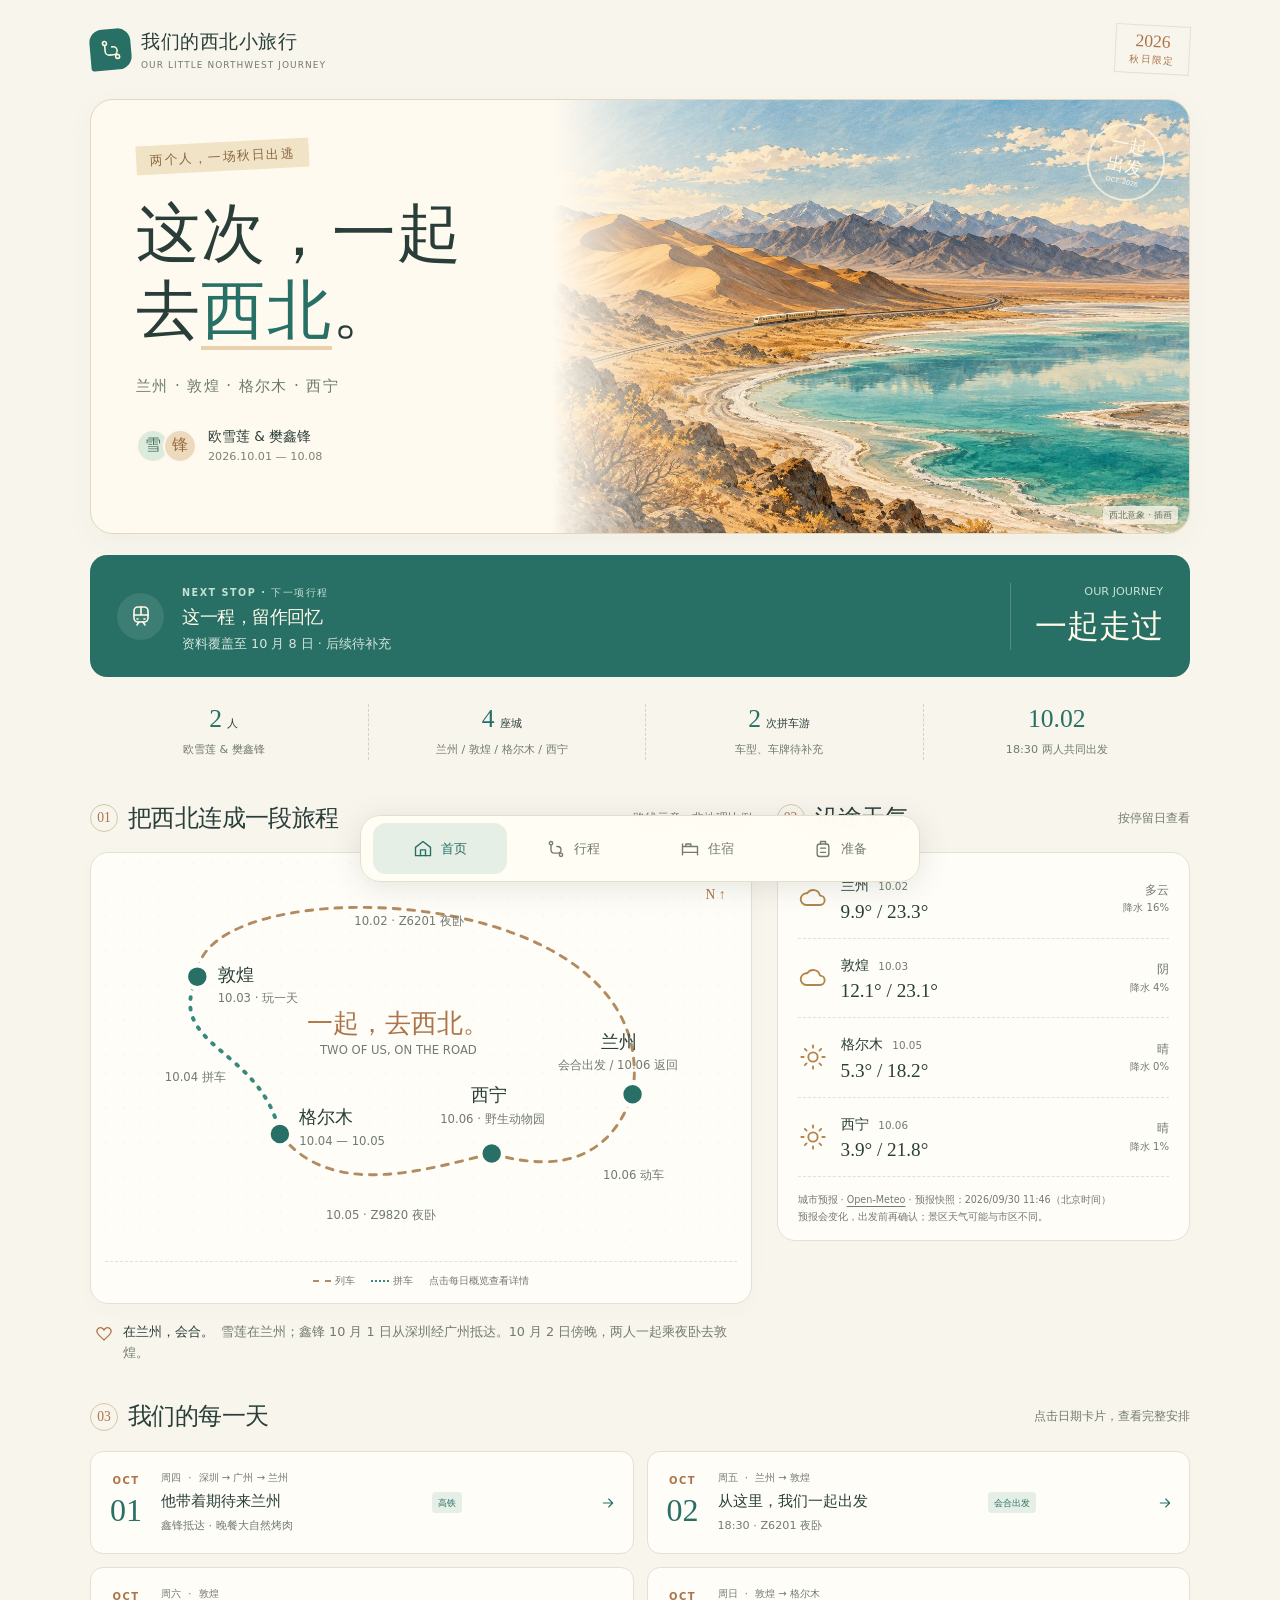
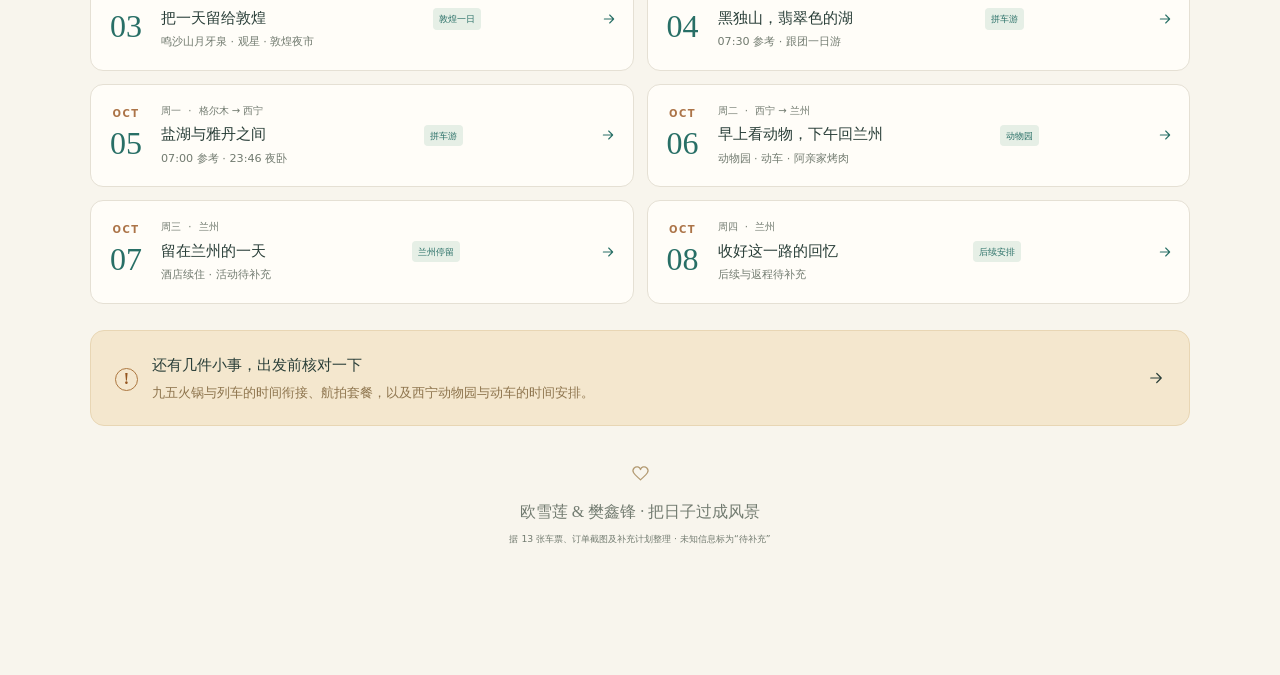
<file: index.html>
<!doctype html><html lang="zh-CN"><head><meta charset="utf-8"><meta name="viewport" content="width=device-width,initial-scale=1,viewport-fit=cover"><meta name="theme-color" content="#fcf8f0"><meta name="description" content="欧雪莲与樊鑫锋的2026国庆西北旅行手册：兰州会合，敦煌、格尔木、西宁，列车、酒店、天气与每日安排。"><meta name="robots" content="noindex,nofollow"><title>首页 · 我们的西北小旅行</title><link rel="icon" href="./favicon.svg" type="image/svg+xml"><link rel="stylesheet" href="./styles.css"><link rel="stylesheet" href="./redesign.css"><script defer src="./weather-data.js"></script><script defer src="./journal.js"></script></head><body><a class="skip" href="#main">跳至正文</a><header class="site-header"><a class="brand" href="./index.html"><span class="brand-mark"><svg class="icon" viewBox="0 0 24 24" aria-hidden="true"><circle cx="6" cy="5" r="2"/><circle cx="18" cy="19" r="2"/><path d="M6 7v6a4 4 0 0 0 4 4h4a4 4 0 0 0 0-8h-1"/></svg></span><span>我们的西北小旅行<small>OUR LITTLE NORTHWEST JOURNEY</small></span></a><span class="edition">2026<span>秋日限定</span></span></header><main id="main"><section class="hero"><div class="hero-copy"><span class="hero-kicker">两个人，一场秋日出逃</span><h1>这次，一起<br>去<span>西北</span>。</h1><p class="hero-route">兰州 · 敦煌 · 格尔木 · 西宁</p><div class="travelers"><span>雪</span><span>锋</span><p>欧雪莲 & 樊鑫锋<small>2026.10.01 — 10.08</small></p></div></div><figure class="hero-art"><img src="./northwest-illustration.jpg" alt="沙丘、湖泊与列车的西北意象插画" width="1536" height="1024"><figcaption>西北意象 · 插画</figcaption></figure><span class="hero-stamp">一起<br>出发<small>OCT. 2026</small></span></section>
<section class="next-card" aria-label="下一项行程"><span class="next-icon"><svg class="icon" viewBox="0 0 24 24" aria-hidden="true"><rect x="5" y="3" width="14" height="15" rx="4"/><path d="M5 11h14M12 3v8M8 21l2-3m6 3-2-3M8 15h1m6 0h1"/></svg></span><div><span class="eyebrow" id="next-label">NEXT STOP · 下一项行程</span><h2 id="next-title">樊鑫锋从深圳北出发</h2><p id="next-detail">10.01 07:16 · G6256 · 深圳北至广州南</p></div><div class="countdown" id="countdown"><small>距离出发</small><strong>计算中</strong></div></section>
<div class="facts"><div><strong>2<small>人</small></strong><span>欧雪莲 & 樊鑫锋</span></div><div><strong>4<small>座城</small></strong><span>兰州 / 敦煌 / 格尔木 / 西宁</span></div><div><strong>2<small>次拼车游</small></strong><span>车型、车牌待补充</span></div><div><strong>10.02</strong><span>18:30 两人共同出发</span></div></div>
<div class="home-grid"><section class="section map-section"><div class="section-title"><div><span class="section-number">01</span><h2>把西北连成一段旅程</h2></div><span class="muted">路线示意 · 非地理比例</span></div><div class="map-paper"><svg class="journey-map" viewBox="0 0 650 410" role="img" aria-labelledby="map-title map-description"><title id="map-title">兰州、敦煌、格尔木、西宁旅行路线</title><desc id="map-description">10月2日从兰州坐夜卧到敦煌，4日拼车到格尔木，5日夜卧到西宁，6日返回兰州。路线为示意，不按地理比例。</desc><defs><pattern id="dots" width="18" height="18" patternUnits="userSpaceOnUse"><circle cx="1" cy="1" r=".65" fill="currentColor" opacity=".14"/></pattern></defs><rect width="650" height="410" rx="20" fill="url(#dots)"/><g fill="none" stroke-linecap="round"><path d="M543 239C578 13 92 5 95 118" stroke="#b38b60" stroke-width="3" stroke-dasharray="7 8"/><path d="M95 118C60 191 161 190 180 280" stroke="#37897e" stroke-width="4" stroke-dasharray="2 9"/><path d="M180 280C231 345 319 320 398 300" stroke="#b38b60" stroke-width="3" stroke-dasharray="7 8"/><path d="M398 300Q510 333 543 239" stroke="#b38b60" stroke-width="3" stroke-dasharray="7 8"/></g><g class="map-label" text-anchor="middle"><text x="313" y="65" class="map-caption">10.02 · Z6201 夜卧</text><text x="93" y="225" class="map-caption">10.04 拼车</text><text x="284" y="367" class="map-caption">10.05 · Z9820 夜卧</text><text x="544" y="326" class="map-caption">10.06 动车</text></g><g class="map-city"><circle cx="95" cy="118" r="12"/><circle cx="180" cy="280" r="12"/><circle cx="398" cy="300" r="12"/><circle cx="543" cy="239" r="12"/></g><g class="map-label"><text x="116" y="122">敦煌</text><text x="116" y="144" class="map-caption">10.03 · 玩一天</text><text x="200" y="269">格尔木</text><text x="200" y="291" class="map-caption">10.04 — 10.05</text><text x="377" y="246">西宁</text><text x="345" y="269" class="map-caption">10.06 · 野生动物园</text><text x="510" y="191">兰州</text><text x="466" y="213" class="map-caption">会合出发 / 10.06 返回</text></g><g class="map-label" text-anchor="middle"><text x="302" y="175" class="map-center">一起，去西北。</text><text x="302" y="198" class="map-caption">TWO OF US, ON THE ROAD</text></g><text x="618" y="38" class="map-north">N ↑</text></svg><div class="map-legend"><span><i></i>列车</span><span><i></i>拼车</span><span>点击每日概览查看详情</span></div></div><div class="meet-note"><svg class="icon" viewBox="0 0 24 24" aria-hidden="true"><path d="M20 5c-3-3-7-1-8 2-1-3-5-5-8-2-5 5 3 10 8 15 5-5 13-10 8-15Z"/></svg><p><strong>在兰州，会合。</strong>雪莲在兰州；鑫锋 10 月 1 日从深圳经广州抵达。10 月 2 日傍晚，两人一起乘夜卧去敦煌。</p></div></section><aside class="section weather-section"><div class="section-title"><div><span class="section-number">02</span><h2>沿途天气</h2></div><span class="muted">按停留日查看</span></div><div class="weather-panel"><div class="weather-item " data-weather-city="0" data-weather-date="2026-10-02"><span class="weather-symbol"><svg class="icon" viewBox="0 0 24 24" aria-hidden="true"><path d="M6 18a5 5 0 1 1 1-10 6 6 0 0 1 11 2 4 4 0 0 1 0 8Z"/></svg></span><div><span class="weather-place">兰州 <small>10.02</small></span><strong class="weather-temp">9.9° / 23.3°</strong></div><div class="weather-condition"><span>多云</span><small>降水 16%</small></div></div><div class="weather-item " data-weather-city="1" data-weather-date="2026-10-03"><span class="weather-symbol"><svg class="icon" viewBox="0 0 24 24" aria-hidden="true"><path d="M6 18a5 5 0 1 1 1-10 6 6 0 0 1 11 2 4 4 0 0 1 0 8Z"/></svg></span><div><span class="weather-place">敦煌 <small>10.03</small></span><strong class="weather-temp">12.1° / 23.1°</strong></div><div class="weather-condition"><span>阴</span><small>降水 4%</small></div></div><div class="weather-item " data-weather-city="2" data-weather-date="2026-10-05"><span class="weather-symbol"><svg class="icon" viewBox="0 0 24 24" aria-hidden="true"><circle cx="12" cy="12" r="4"/><path d="M12 2v2m0 16v2M2 12h2m16 0h2M5 5l1.5 1.5m11 11L19 19M5 19l1.5-1.5m11-11L19 5"/></svg></span><div><span class="weather-place">格尔木 <small>10.05</small></span><strong class="weather-temp">5.3° / 18.2°</strong></div><div class="weather-condition"><span>晴</span><small>降水 0%</small></div></div><div class="weather-item " data-weather-city="3" data-weather-date="2026-10-06"><span class="weather-symbol"><svg class="icon" viewBox="0 0 24 24" aria-hidden="true"><circle cx="12" cy="12" r="4"/><path d="M12 2v2m0 16v2M2 12h2m16 0h2M5 5l1.5 1.5m11 11L19 19M5 19l1.5-1.5m11-11L19 5"/></svg></span><div><span class="weather-place">西宁 <small>10.06</small></span><strong class="weather-temp">3.9° / 21.8°</strong></div><div class="weather-condition"><span>晴</span><small>降水 1%</small></div></div><p class="weather-source">城市预报 · <a href="https://open-meteo.com/" target="_blank" rel="noopener noreferrer">Open-Meteo</a> · <span data-weather-status>获取于 2026-09-30 11:46（北京时间）</span><br>预报会变化，出发前再确认；景区天气可能与市区不同。</p></div></aside></div>
<section class="section"><div class="section-title"><div><span class="section-number">03</span><h2>我们的每一天</h2></div><span class="muted">点击日期卡片，查看完整安排</span></div><div class="overview-grid"><a class="day-summary" href="./itinerary.html#day-01"><div class="day-num"><small>OCT</small><strong>01</strong></div><div class="day-copy"><span>周四 <i>·</i> 深圳 → 广州 → 兰州</span><h3>他带着期待来兰州</h3><p>鑫锋抵达 · 晚餐大自然烤肉</p></div><span class="day-tag">高铁</span><svg class="icon" viewBox="0 0 24 24" aria-hidden="true"><path d="M5 12h14m-6-6 6 6-6 6"/></svg></a><a class="day-summary" href="./itinerary.html#day-02"><div class="day-num"><small>OCT</small><strong>02</strong></div><div class="day-copy"><span>周五 <i>·</i> 兰州 → 敦煌</span><h3>从这里，我们一起出发</h3><p>18:30 · Z6201 夜卧</p></div><span class="day-tag">会合出发</span><svg class="icon" viewBox="0 0 24 24" aria-hidden="true"><path d="M5 12h14m-6-6 6 6-6 6"/></svg></a><a class="day-summary" href="./itinerary.html#day-03"><div class="day-num"><small>OCT</small><strong>03</strong></div><div class="day-copy"><span>周六 <i>·</i> 敦煌</span><h3>把一天留给敦煌</h3><p>鸣沙山月牙泉 · 观星 · 敦煌夜市</p></div><span class="day-tag">敦煌一日</span><svg class="icon" viewBox="0 0 24 24" aria-hidden="true"><path d="M5 12h14m-6-6 6 6-6 6"/></svg></a><a class="day-summary" href="./itinerary.html#day-04"><div class="day-num"><small>OCT</small><strong>04</strong></div><div class="day-copy"><span>周日 <i>·</i> 敦煌 → 格尔木</span><h3>黑独山，翡翠色的湖</h3><p>07:30 参考 · 跟团一日游</p></div><span class="day-tag">拼车游</span><svg class="icon" viewBox="0 0 24 24" aria-hidden="true"><path d="M5 12h14m-6-6 6 6-6 6"/></svg></a><a class="day-summary" href="./itinerary.html#day-05"><div class="day-num"><small>OCT</small><strong>05</strong></div><div class="day-copy"><span>周一 <i>·</i> 格尔木 → 西宁</span><h3>盐湖与雅丹之间</h3><p>07:00 参考 · 23:46 夜卧</p></div><span class="day-tag">拼车游</span><svg class="icon" viewBox="0 0 24 24" aria-hidden="true"><path d="M5 12h14m-6-6 6 6-6 6"/></svg></a><a class="day-summary" href="./itinerary.html#day-06"><div class="day-num"><small>OCT</small><strong>06</strong></div><div class="day-copy"><span>周二 <i>·</i> 西宁 → 兰州</span><h3>早上看动物，下午回兰州</h3><p>动物园 · 动车 · 阿亲家烤肉</p></div><span class="day-tag">动物园</span><svg class="icon" viewBox="0 0 24 24" aria-hidden="true"><path d="M5 12h14m-6-6 6 6-6 6"/></svg></a><a class="day-summary" href="./itinerary.html#day-07"><div class="day-num"><small>OCT</small><strong>07</strong></div><div class="day-copy"><span>周三 <i>·</i> 兰州</span><h3>留在兰州的一天</h3><p>酒店续住 · 活动待补充</p></div><span class="day-tag">兰州停留</span><svg class="icon" viewBox="0 0 24 24" aria-hidden="true"><path d="M5 12h14m-6-6 6 6-6 6"/></svg></a><a class="day-summary" href="./itinerary.html#day-08"><div class="day-num"><small>OCT</small><strong>08</strong></div><div class="day-copy"><span>周四 <i>·</i> 兰州</span><h3>收好这一路的回忆</h3><p>后续与返程待补充</p></div><span class="day-tag">后续安排</span><svg class="icon" viewBox="0 0 24 24" aria-hidden="true"><path d="M5 12h14m-6-6 6 6-6 6"/></svg></a></div></section><a class="reminder-banner" href="./prepare.html#confirm"><span class="notice-icon">!</span><div><strong>还有几件小事，出发前核对一下</strong><p>九五火锅与列车的时间衔接、航拍套餐，以及西宁动物园与动车的时间安排。</p></div><svg class="icon" viewBox="0 0 24 24" aria-hidden="true"><path d="M5 12h14m-6-6 6 6-6 6"/></svg></a></main><footer class="footer"><span class="footer-heart"><svg class="icon" viewBox="0 0 24 24" aria-hidden="true"><path d="M20 5c-3-3-7-1-8 2-1-3-5-5-8-2-5 5 3 10 8 15 5-5 13-10 8-15Z"/></svg></span><p>欧雪莲 & 樊鑫锋 · 把日子过成风景</p><small>据 13 张车票、订单截图及补充计划整理 · 未知信息标为“待补充”</small></footer><nav class="bottom-nav" aria-label="主导航"><a href="./index.html" aria-current="page"><svg class="icon" viewBox="0 0 24 24" aria-hidden="true"><path d="m3 10 9-7 9 7v10H3Z"/><path d="M9 20v-7h6v7"/></svg><span>首页</span></a><a href="./itinerary.html" ><svg class="icon" viewBox="0 0 24 24" aria-hidden="true"><circle cx="6" cy="5" r="2"/><circle cx="18" cy="19" r="2"/><path d="M6 7v6a4 4 0 0 0 4 4h4a4 4 0 0 0 0-8h-1"/></svg><span>行程</span></a><a href="./stays.html" ><svg class="icon" viewBox="0 0 24 24" aria-hidden="true"><path d="M3 19V6m18 13V9H3m0 7h18M7 9V6h6v3"/></svg><span>住宿</span></a><a href="./prepare.html" ><svg class="icon" viewBox="0 0 24 24" aria-hidden="true"><rect x="5" y="6" width="14" height="15" rx="3"/><path d="M9 6V3h6v3M9 11h6M9 16h6"/></svg><span>准备</span></a></nav></body></html>
</file>
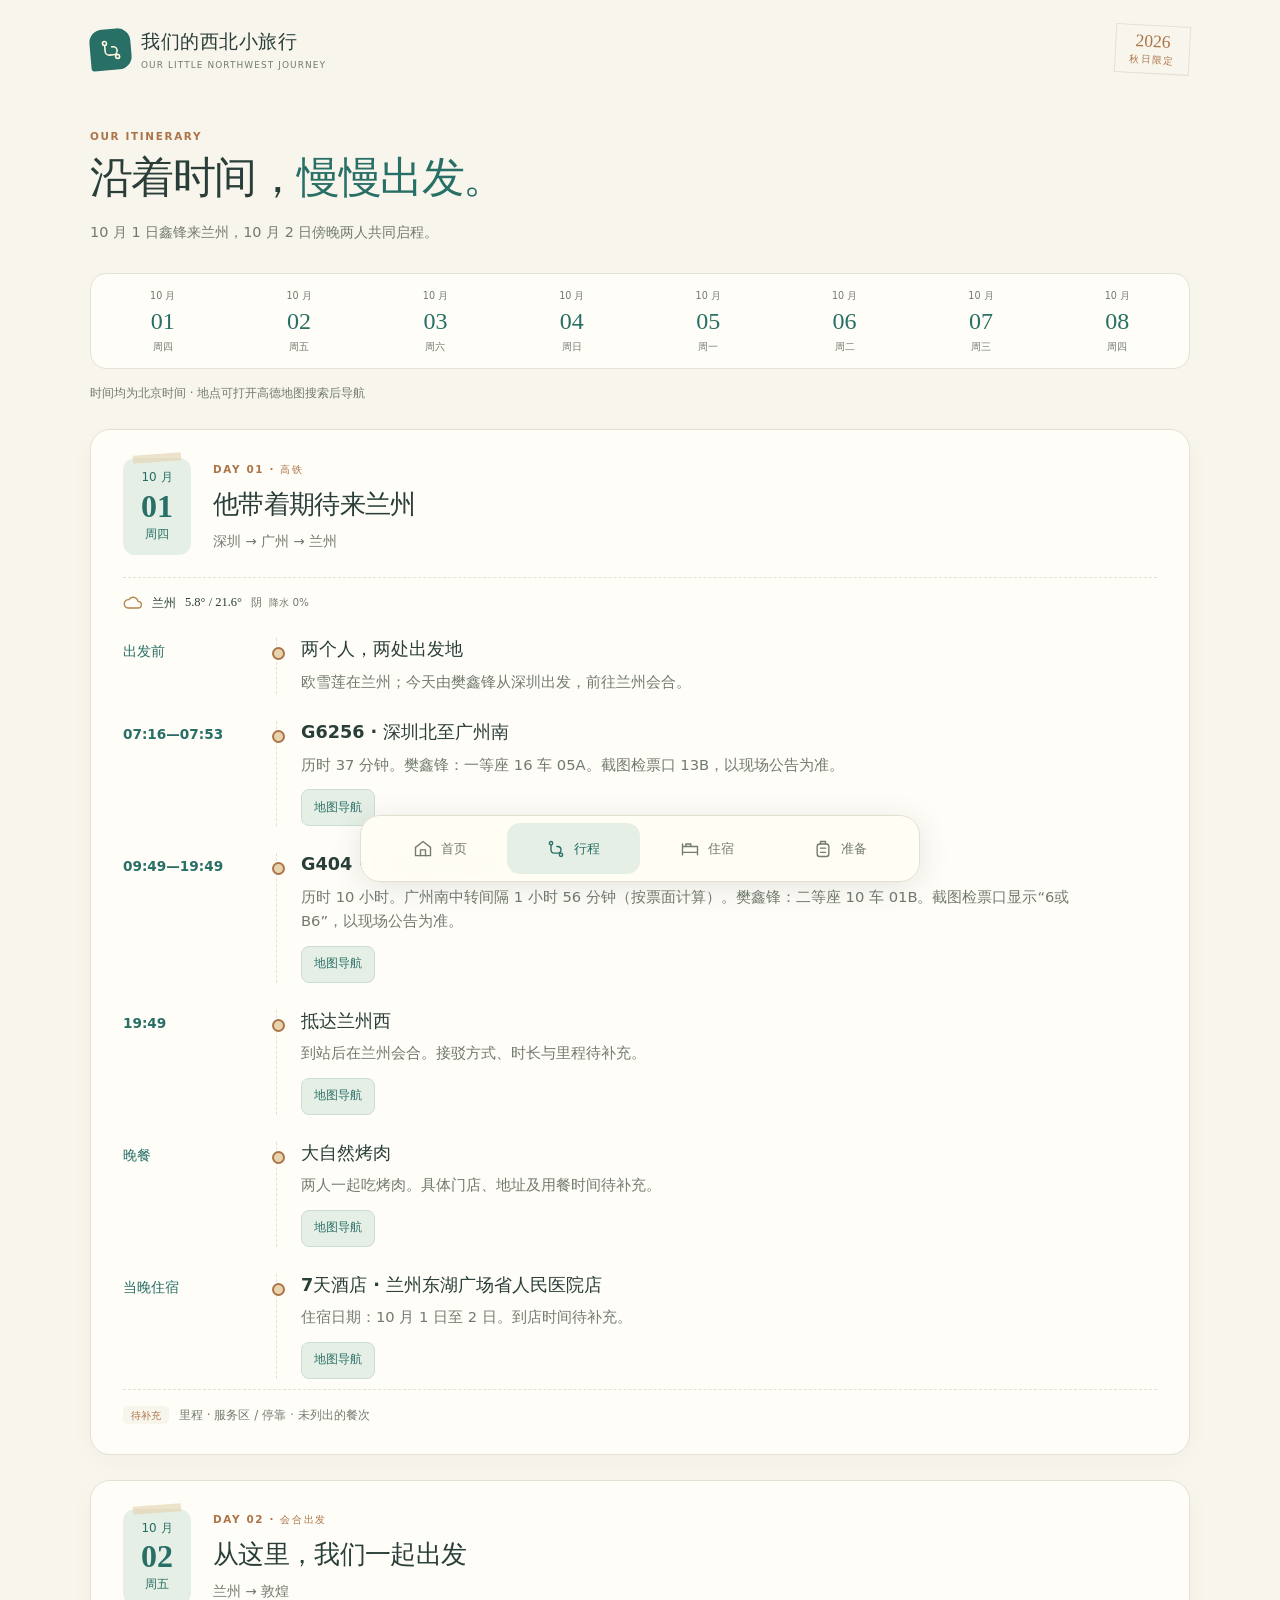
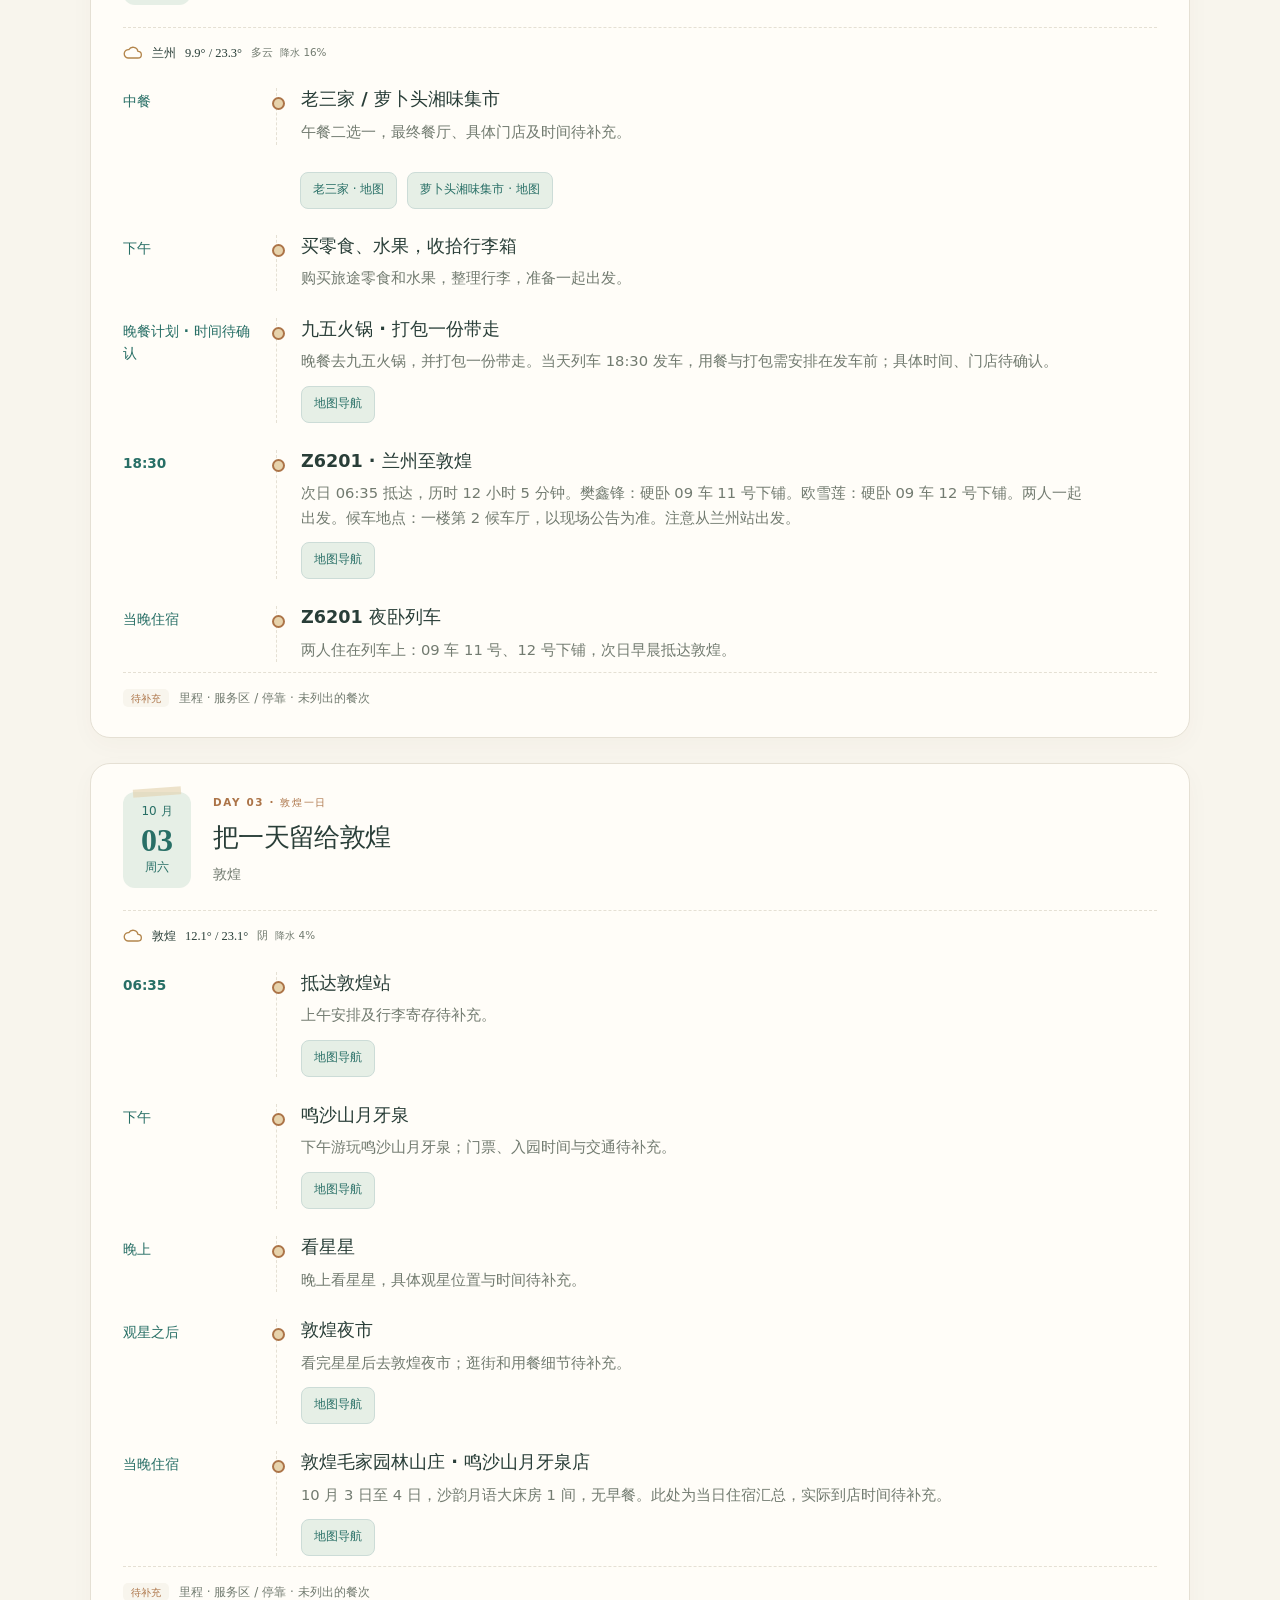
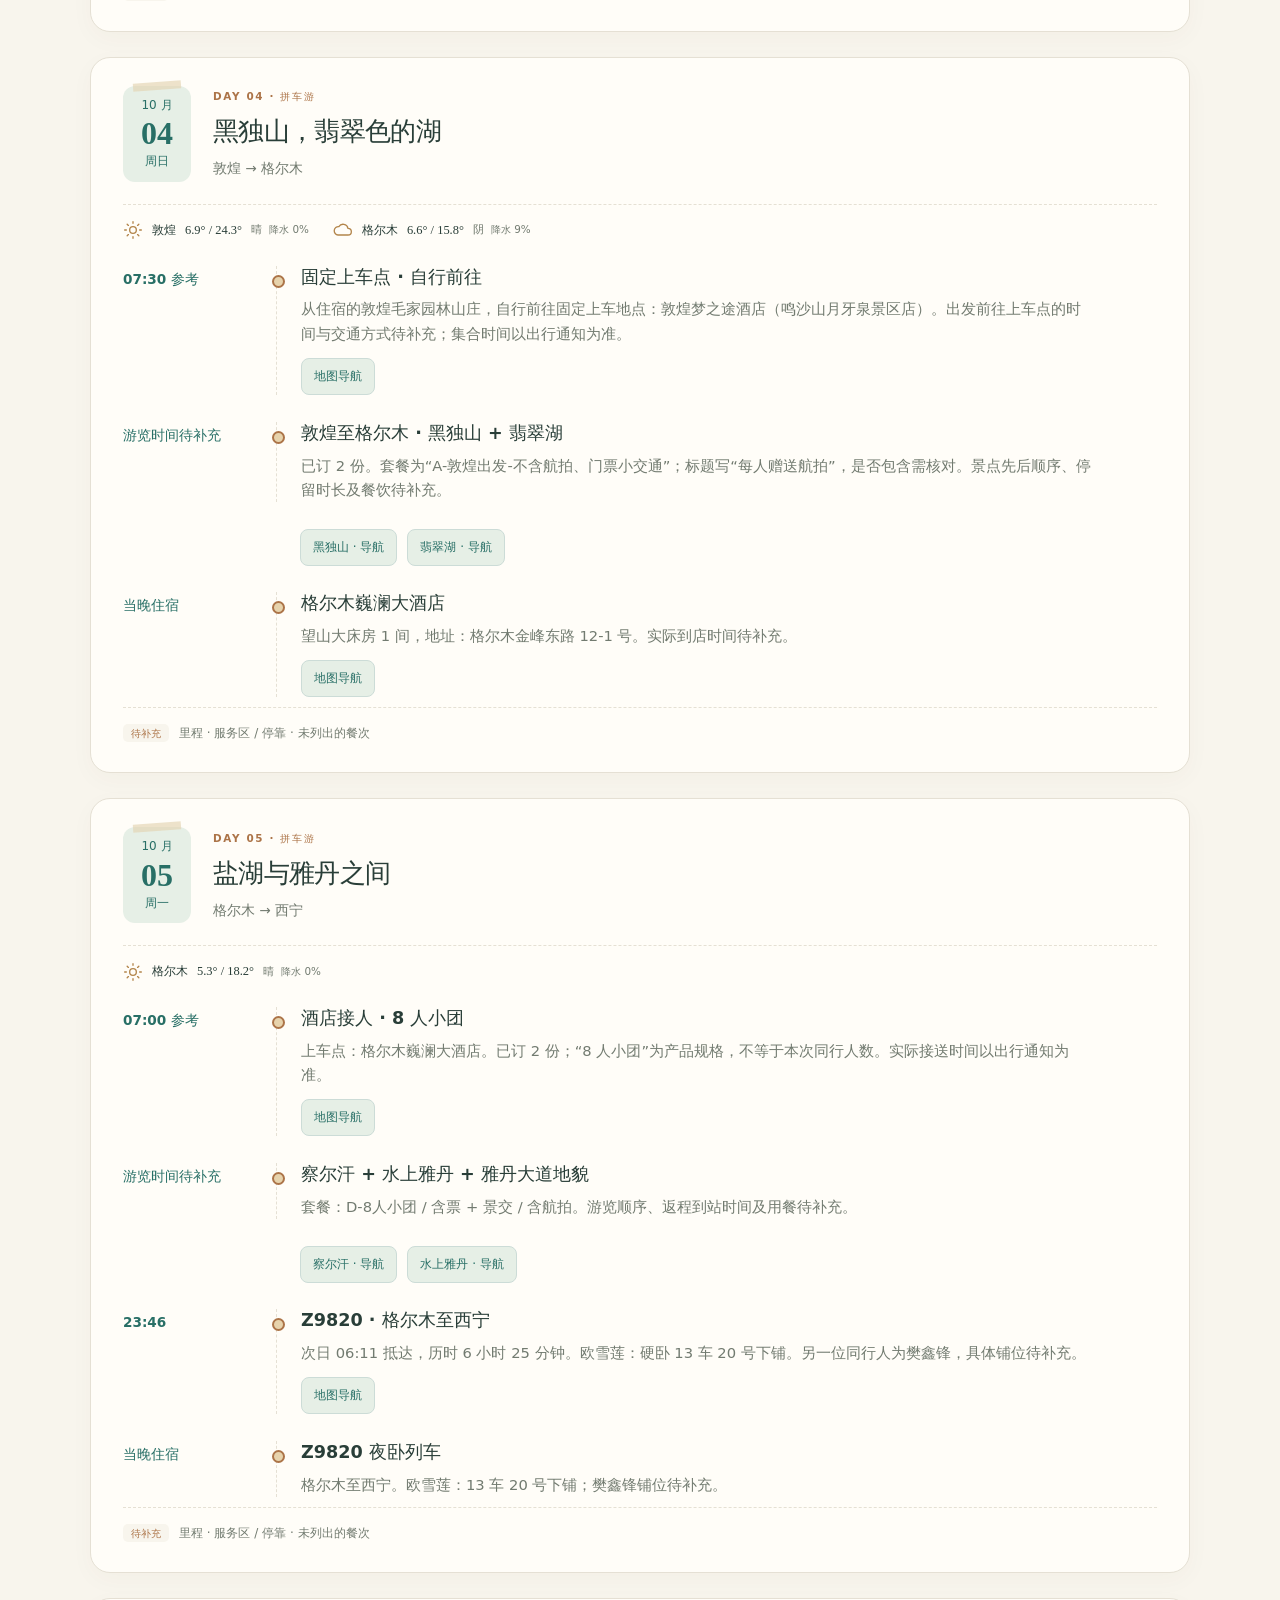
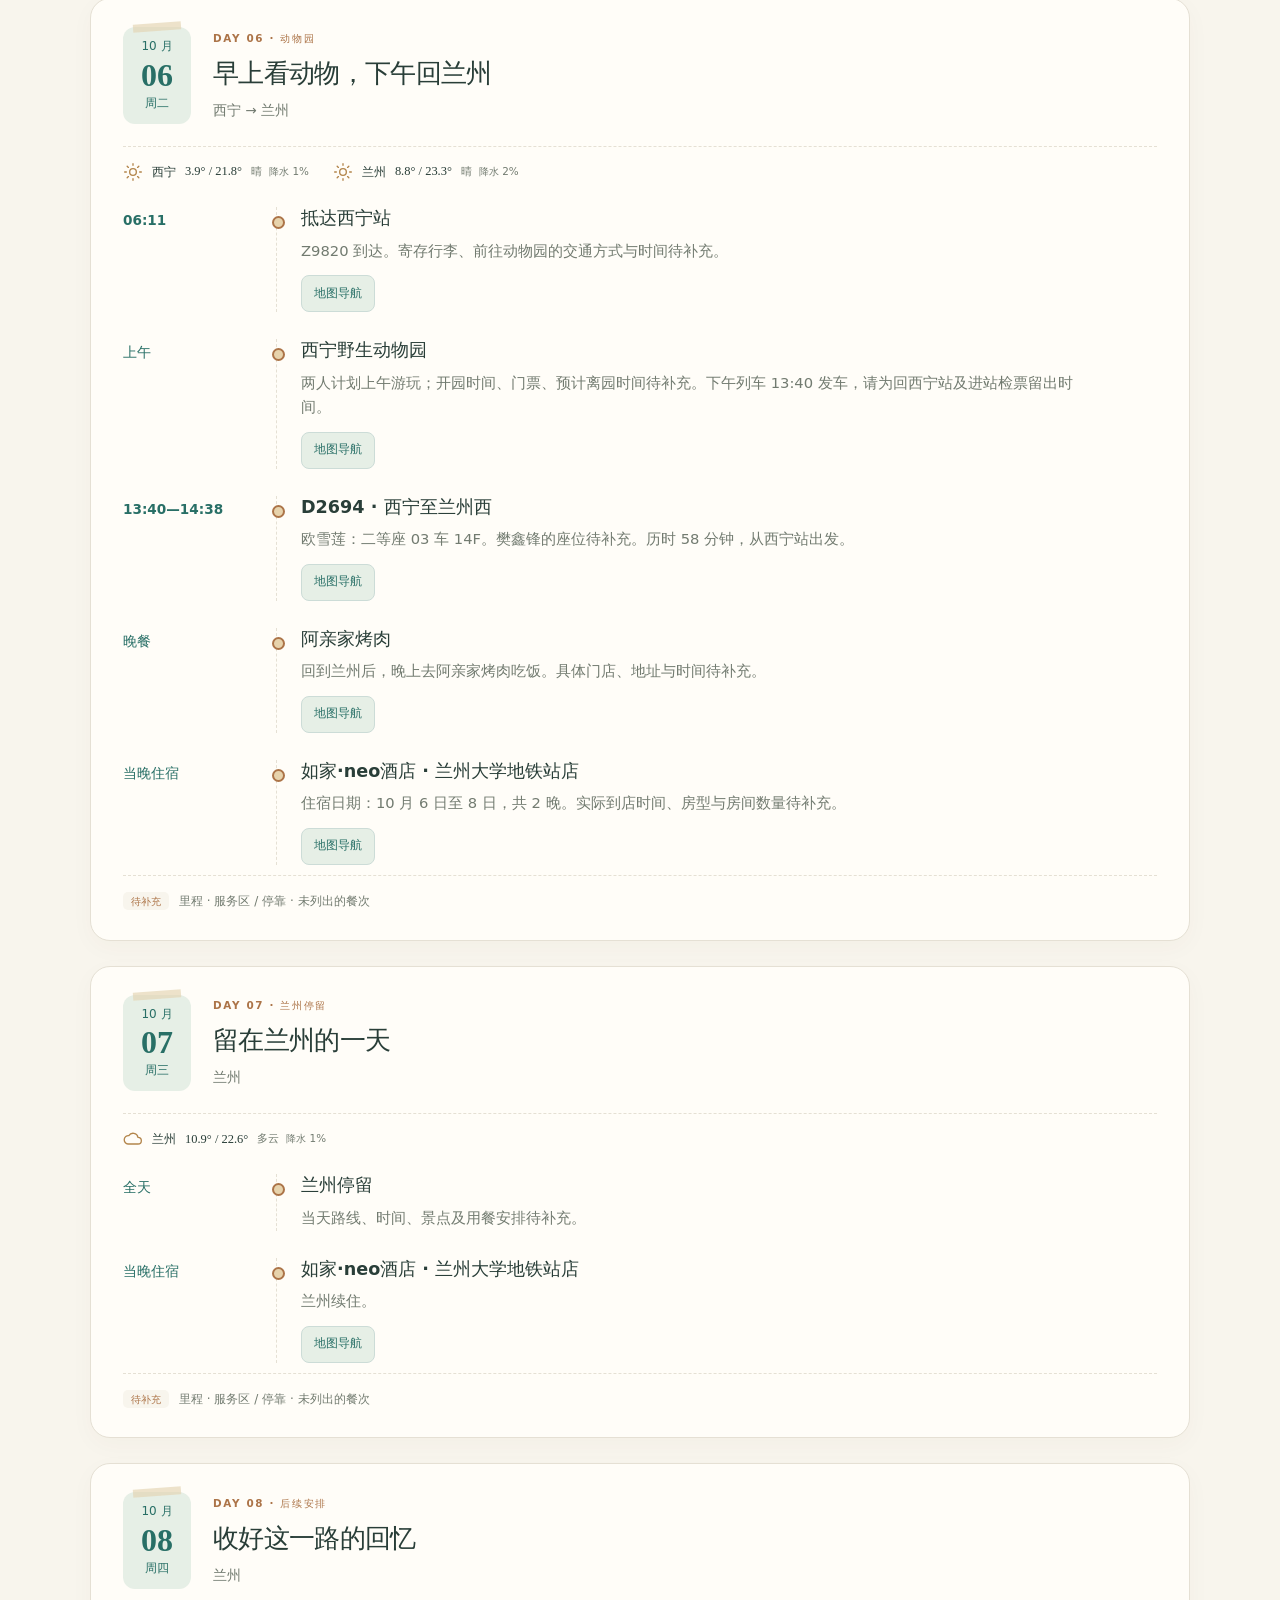
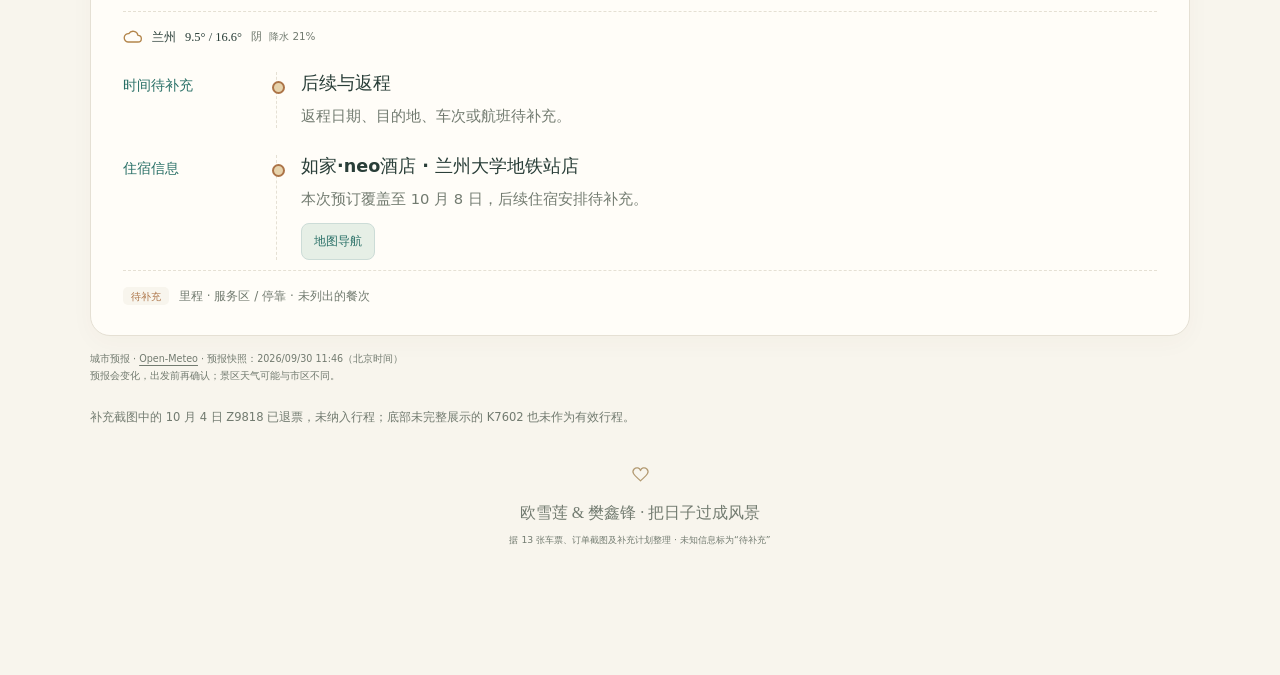
<file: itinerary.html>
<!doctype html><html lang="zh-CN"><head><meta charset="utf-8"><meta name="viewport" content="width=device-width,initial-scale=1,viewport-fit=cover"><meta name="theme-color" content="#fcf8f0"><meta name="description" content="欧雪莲与樊鑫锋的2026国庆西北旅行手册：兰州会合，敦煌、格尔木、西宁，列车、酒店、天气与每日安排。"><meta name="robots" content="noindex,nofollow"><title>行程 · 我们的西北小旅行</title><link rel="icon" href="./favicon.svg" type="image/svg+xml"><link rel="stylesheet" href="./styles.css"><link rel="stylesheet" href="./redesign.css"><script defer src="./weather-data.js"></script><script defer src="./journal.js"></script></head><body><a class="skip" href="#main">跳至正文</a><header class="site-header"><a class="brand" href="./index.html"><span class="brand-mark"><svg class="icon" viewBox="0 0 24 24" aria-hidden="true"><circle cx="6" cy="5" r="2"/><circle cx="18" cy="19" r="2"/><path d="M6 7v6a4 4 0 0 0 4 4h4a4 4 0 0 0 0-8h-1"/></svg></span><span>我们的西北小旅行<small>OUR LITTLE NORTHWEST JOURNEY</small></span></a><span class="edition">2026<span>秋日限定</span></span></header><main id="main"><div class="page-heading"><span class="eyebrow">OUR ITINERARY</span><h1>沿着时间，<em>慢慢出发。</em></h1><p>10 月 1 日鑫锋来兰州，10 月 2 日傍晚两人共同启程。</p></div><nav class="date-nav" aria-label="按日期跳转"><a href="#day-01"><small>10 月</small><strong>01</strong><span>周四</span></a><a href="#day-02"><small>10 月</small><strong>02</strong><span>周五</span></a><a href="#day-03"><small>10 月</small><strong>03</strong><span>周六</span></a><a href="#day-04"><small>10 月</small><strong>04</strong><span>周日</span></a><a href="#day-05"><small>10 月</small><strong>05</strong><span>周一</span></a><a href="#day-06"><small>10 月</small><strong>06</strong><span>周二</span></a><a href="#day-07"><small>10 月</small><strong>07</strong><span>周三</span></a><a href="#day-08"><small>10 月</small><strong>08</strong><span>周四</span></a></nav><p class="map-help">时间均为北京时间 · 地点可打开高德地图搜索后导航</p><article class="day-card" id="day-01"><header class="day-heading"><div class="date-tile"><small>10 月</small><strong>01</strong><span>周四</span></div><div><p class="eyebrow">DAY 01 · 高铁</p><h2>他带着期待来兰州</h2><p>深圳 → 广州 → 兰州</p></div></header><div class="day-weather"><div class="weather-item weather-inline" data-weather-city="0" data-weather-date="2026-10-01"><span class="weather-symbol"><svg class="icon" viewBox="0 0 24 24" aria-hidden="true"><path d="M6 18a5 5 0 1 1 1-10 6 6 0 0 1 11 2 4 4 0 0 1 0 8Z"/></svg></span><div><span class="weather-place">兰州 <small>10.01</small></span><strong class="weather-temp">5.8° / 21.6°</strong></div><div class="weather-condition"><span>阴</span><small>降水 0%</small></div></div></div><div class="timeline"><div class="event"><div class="event-time">出发前</div><div class="event-body"><h3>两个人，两处出发地</h3><p>欧雪莲在兰州；今天由樊鑫锋从深圳出发，前往兰州会合。</p></div></div><div class="event"><div class="event-time">07:16—07:53</div><div class="event-body"><h3>G6256 · 深圳北至广州南</h3><p>历时 37 分钟。樊鑫锋：一等座 16 车 05A。截图检票口 13B，以现场公告为准。</p><a class="map-link" href="https://uri.amap.com/search?keyword=%E6%B7%B1%E5%9C%B3%E5%8C%97%E7%AB%99&amp;view=map&amp;src=travelhandbook&amp;callnative=1" target="_blank" rel="noopener noreferrer" aria-label="在高德地图查找深圳北站">地图导航</a></div></div><div class="event"><div class="event-time">09:49—19:49</div><div class="event-body"><h3>G404 · 广州南至兰州西</h3><p>历时 10 小时。广州南中转间隔 1 小时 56 分钟（按票面计算）。樊鑫锋：二等座 10 车 01B。截图检票口显示“6或B6”，以现场公告为准。</p><a class="map-link" href="https://uri.amap.com/search?keyword=%E5%B9%BF%E5%B7%9E%E5%8D%97%E7%AB%99&amp;view=map&amp;src=travelhandbook&amp;callnative=1" target="_blank" rel="noopener noreferrer" aria-label="在高德地图查找广州南站">地图导航</a></div></div><div class="event"><div class="event-time">19:49</div><div class="event-body"><h3>抵达兰州西</h3><p>到站后在兰州会合。接驳方式、时长与里程待补充。</p><a class="map-link" href="https://uri.amap.com/search?keyword=%E5%85%B0%E5%B7%9E%E8%A5%BF%E7%AB%99&amp;view=map&amp;src=travelhandbook&amp;callnative=1" target="_blank" rel="noopener noreferrer" aria-label="在高德地图查找兰州西站">地图导航</a></div></div><div class="event"><div class="event-time">晚餐</div><div class="event-body"><h3>大自然烤肉</h3><p>两人一起吃烤肉。具体门店、地址及用餐时间待补充。</p><a class="map-link" href="https://uri.amap.com/search?keyword=%E5%85%B0%E5%B7%9E%20%E5%A4%A7%E8%87%AA%E7%84%B6%E7%83%A4%E8%82%89&amp;view=map&amp;src=travelhandbook&amp;callnative=1" target="_blank" rel="noopener noreferrer" aria-label="在高德地图查找兰州 大自然烤肉">地图导航</a></div></div><div class="event"><div class="event-time">当晚住宿</div><div class="event-body"><h3>7天酒店 · 兰州东湖广场省人民医院店</h3><p>住宿日期：10 月 1 日至 2 日。到店时间待补充。</p><a class="map-link" href="https://uri.amap.com/search?keyword=7%E5%A4%A9%E9%85%92%E5%BA%97%20%E5%85%B0%E5%B7%9E%E4%B8%9C%E6%B9%96%E5%B9%BF%E5%9C%BA%E7%9C%81%E4%BA%BA%E6%B0%91%E5%8C%BB%E9%99%A2%E5%BA%97&amp;view=map&amp;src=travelhandbook&amp;callnative=1" target="_blank" rel="noopener noreferrer" aria-label="在高德地图查找7天酒店 兰州东湖广场省人民医院店">地图导航</a></div></div></div><div class="day-meta"><span>待补充</span>里程 · 服务区 / 停靠 · 未列出的餐次</div></article><article class="day-card" id="day-02"><header class="day-heading"><div class="date-tile"><small>10 月</small><strong>02</strong><span>周五</span></div><div><p class="eyebrow">DAY 02 · 会合出发</p><h2>从这里，我们一起出发</h2><p>兰州 → 敦煌</p></div></header><div class="day-weather"><div class="weather-item weather-inline" data-weather-city="0" data-weather-date="2026-10-02"><span class="weather-symbol"><svg class="icon" viewBox="0 0 24 24" aria-hidden="true"><path d="M6 18a5 5 0 1 1 1-10 6 6 0 0 1 11 2 4 4 0 0 1 0 8Z"/></svg></span><div><span class="weather-place">兰州 <small>10.02</small></span><strong class="weather-temp">9.9° / 23.3°</strong></div><div class="weather-condition"><span>多云</span><small>降水 16%</small></div></div></div><div class="timeline"><div class="event"><div class="event-time">中餐</div><div class="event-body"><h3>老三家 / 萝卜头湘味集市</h3><p>午餐二选一，最终餐厅、具体门店及时间待补充。</p></div></div><div class="place-links"><a class="map-link" href="https://uri.amap.com/search?keyword=%E5%85%B0%E5%B7%9E%20%E8%80%81%E4%B8%89%E5%AE%B6&amp;view=map&amp;src=travelhandbook&amp;callnative=1" target="_blank" rel="noopener noreferrer" aria-label="在高德地图查找兰州 老三家">老三家 · 地图</a><a class="map-link" href="https://uri.amap.com/search?keyword=%E5%85%B0%E5%B7%9E%20%E8%90%9D%E5%8D%9C%E5%A4%B4%E6%B9%98%E5%91%B3%E9%9B%86%E5%B8%82&amp;view=map&amp;src=travelhandbook&amp;callnative=1" target="_blank" rel="noopener noreferrer" aria-label="在高德地图查找兰州 萝卜头湘味集市">萝卜头湘味集市 · 地图</a></div><div class="event"><div class="event-time">下午</div><div class="event-body"><h3>买零食、水果，收拾行李箱</h3><p>购买旅途零食和水果，整理行李，准备一起出发。</p></div></div><div class="event"><div class="event-time">晚餐计划 · 时间待确认</div><div class="event-body"><h3>九五火锅 · 打包一份带走</h3><p>晚餐去九五火锅，并打包一份带走。当天列车 18:30 发车，用餐与打包需安排在发车前；具体时间、门店待确认。</p><a class="map-link" href="https://uri.amap.com/search?keyword=%E5%85%B0%E5%B7%9E%20%E4%B9%9D%E4%BA%94%E7%81%AB%E9%94%85&amp;view=map&amp;src=travelhandbook&amp;callnative=1" target="_blank" rel="noopener noreferrer" aria-label="在高德地图查找兰州 九五火锅">地图导航</a></div></div><div class="event"><div class="event-time">18:30</div><div class="event-body"><h3>Z6201 · 兰州至敦煌</h3><p>次日 06:35 抵达，历时 12 小时 5 分钟。樊鑫锋：硬卧 09 车 11 号下铺。欧雪莲：硬卧 09 车 12 号下铺。两人一起出发。候车地点：一楼第 2 候车厅，以现场公告为准。注意从兰州站出发。</p><a class="map-link" href="https://uri.amap.com/search?keyword=%E5%85%B0%E5%B7%9E%E7%AB%99&amp;view=map&amp;src=travelhandbook&amp;callnative=1" target="_blank" rel="noopener noreferrer" aria-label="在高德地图查找兰州站">地图导航</a></div></div><div class="event"><div class="event-time">当晚住宿</div><div class="event-body"><h3>Z6201 夜卧列车</h3><p>两人住在列车上：09 车 11 号、12 号下铺，次日早晨抵达敦煌。</p></div></div></div><div class="day-meta"><span>待补充</span>里程 · 服务区 / 停靠 · 未列出的餐次</div></article><article class="day-card" id="day-03"><header class="day-heading"><div class="date-tile"><small>10 月</small><strong>03</strong><span>周六</span></div><div><p class="eyebrow">DAY 03 · 敦煌一日</p><h2>把一天留给敦煌</h2><p>敦煌</p></div></header><div class="day-weather"><div class="weather-item weather-inline" data-weather-city="1" data-weather-date="2026-10-03"><span class="weather-symbol"><svg class="icon" viewBox="0 0 24 24" aria-hidden="true"><path d="M6 18a5 5 0 1 1 1-10 6 6 0 0 1 11 2 4 4 0 0 1 0 8Z"/></svg></span><div><span class="weather-place">敦煌 <small>10.03</small></span><strong class="weather-temp">12.1° / 23.1°</strong></div><div class="weather-condition"><span>阴</span><small>降水 4%</small></div></div></div><div class="timeline"><div class="event"><div class="event-time">06:35</div><div class="event-body"><h3>抵达敦煌站</h3><p>上午安排及行李寄存待补充。</p><a class="map-link" href="https://uri.amap.com/search?keyword=%E6%95%A6%E7%85%8C%E7%AB%99&amp;view=map&amp;src=travelhandbook&amp;callnative=1" target="_blank" rel="noopener noreferrer" aria-label="在高德地图查找敦煌站">地图导航</a></div></div><div class="event"><div class="event-time">下午</div><div class="event-body"><h3>鸣沙山月牙泉</h3><p>下午游玩鸣沙山月牙泉；门票、入园时间与交通待补充。</p><a class="map-link" href="https://uri.amap.com/search?keyword=%E6%95%A6%E7%85%8C%20%E9%B8%A3%E6%B2%99%E5%B1%B1%E6%9C%88%E7%89%99%E6%B3%89&amp;view=map&amp;src=travelhandbook&amp;callnative=1" target="_blank" rel="noopener noreferrer" aria-label="在高德地图查找敦煌 鸣沙山月牙泉">地图导航</a></div></div><div class="event"><div class="event-time">晚上</div><div class="event-body"><h3>看星星</h3><p>晚上看星星，具体观星位置与时间待补充。</p></div></div><div class="event"><div class="event-time">观星之后</div><div class="event-body"><h3>敦煌夜市</h3><p>看完星星后去敦煌夜市；逛街和用餐细节待补充。</p><a class="map-link" href="https://uri.amap.com/search?keyword=%E6%95%A6%E7%85%8C%E5%A4%9C%E5%B8%82&amp;view=map&amp;src=travelhandbook&amp;callnative=1" target="_blank" rel="noopener noreferrer" aria-label="在高德地图查找敦煌夜市">地图导航</a></div></div><div class="event"><div class="event-time">当晚住宿</div><div class="event-body"><h3>敦煌毛家园林山庄 · 鸣沙山月牙泉店</h3><p>10 月 3 日至 4 日，沙韵月语大床房 1 间，无早餐。此处为当日住宿汇总，实际到店时间待补充。</p><a class="map-link" href="https://uri.amap.com/search?keyword=%E6%95%A6%E7%85%8C%E6%AF%9B%E5%AE%B6%E5%9B%AD%E6%9E%97%E5%B1%B1%E5%BA%84%20%E9%B8%A3%E6%B2%99%E5%B1%B1%E6%9C%88%E7%89%99%E6%B3%89%E5%BA%97&amp;view=map&amp;src=travelhandbook&amp;callnative=1" target="_blank" rel="noopener noreferrer" aria-label="在高德地图查找敦煌毛家园林山庄 鸣沙山月牙泉店">地图导航</a></div></div></div><div class="day-meta"><span>待补充</span>里程 · 服务区 / 停靠 · 未列出的餐次</div></article><article class="day-card" id="day-04"><header class="day-heading"><div class="date-tile"><small>10 月</small><strong>04</strong><span>周日</span></div><div><p class="eyebrow">DAY 04 · 拼车游</p><h2>黑独山，翡翠色的湖</h2><p>敦煌 → 格尔木</p></div></header><div class="day-weather"><div class="weather-item weather-inline" data-weather-city="1" data-weather-date="2026-10-04"><span class="weather-symbol"><svg class="icon" viewBox="0 0 24 24" aria-hidden="true"><circle cx="12" cy="12" r="4"/><path d="M12 2v2m0 16v2M2 12h2m16 0h2M5 5l1.5 1.5m11 11L19 19M5 19l1.5-1.5m11-11L19 5"/></svg></span><div><span class="weather-place">敦煌 <small>10.04</small></span><strong class="weather-temp">6.9° / 24.3°</strong></div><div class="weather-condition"><span>晴</span><small>降水 0%</small></div></div><div class="weather-item weather-inline" data-weather-city="2" data-weather-date="2026-10-04"><span class="weather-symbol"><svg class="icon" viewBox="0 0 24 24" aria-hidden="true"><path d="M6 18a5 5 0 1 1 1-10 6 6 0 0 1 11 2 4 4 0 0 1 0 8Z"/></svg></span><div><span class="weather-place">格尔木 <small>10.04</small></span><strong class="weather-temp">6.6° / 15.8°</strong></div><div class="weather-condition"><span>阴</span><small>降水 9%</small></div></div></div><div class="timeline"><div class="event"><div class="event-time">07:30 参考</div><div class="event-body"><h3>固定上车点 · 自行前往</h3><p>从住宿的敦煌毛家园林山庄，自行前往固定上车地点：敦煌梦之途酒店（鸣沙山月牙泉景区店）。出发前往上车点的时间与交通方式待补充；集合时间以出行通知为准。</p><a class="map-link" href="https://uri.amap.com/search?keyword=%E6%95%A6%E7%85%8C%E6%A2%A6%E4%B9%8B%E9%80%94%E9%85%92%E5%BA%97%20%E9%B8%A3%E6%B2%99%E5%B1%B1%E6%9C%88%E7%89%99%E6%B3%89%E6%99%AF%E5%8C%BA%E5%BA%97&amp;view=map&amp;src=travelhandbook&amp;callnative=1" target="_blank" rel="noopener noreferrer" aria-label="在高德地图查找敦煌梦之途酒店 鸣沙山月牙泉景区店">地图导航</a></div></div><div class="event"><div class="event-time">游览时间待补充</div><div class="event-body"><h3>敦煌至格尔木 · 黑独山 + 翡翠湖</h3><p>已订 2 份。套餐为“A-敦煌出发-不含航拍、门票小交通”；标题写“每人赠送航拍”，是否包含需核对。景点先后顺序、停留时长及餐饮待补充。</p></div></div><div class="place-links"><a class="map-link" href="https://uri.amap.com/search?keyword=%E9%BB%91%E7%8B%AC%E5%B1%B1&amp;view=map&amp;src=travelhandbook&amp;callnative=1" target="_blank" rel="noopener noreferrer" aria-label="在高德地图查找黑独山">黑独山 · 导航</a><a class="map-link" href="https://uri.amap.com/search?keyword=%E7%BF%A1%E7%BF%A0%E6%B9%96&amp;view=map&amp;src=travelhandbook&amp;callnative=1" target="_blank" rel="noopener noreferrer" aria-label="在高德地图查找翡翠湖">翡翠湖 · 导航</a></div><div class="event"><div class="event-time">当晚住宿</div><div class="event-body"><h3>格尔木巍澜大酒店</h3><p>望山大床房 1 间，地址：格尔木金峰东路 12-1 号。实际到店时间待补充。</p><a class="map-link" href="https://uri.amap.com/search?keyword=%E6%A0%BC%E5%B0%94%E6%9C%A8%E5%B7%8D%E6%BE%9C%E5%A4%A7%E9%85%92%E5%BA%97&amp;view=map&amp;src=travelhandbook&amp;callnative=1" target="_blank" rel="noopener noreferrer" aria-label="在高德地图查找格尔木巍澜大酒店">地图导航</a></div></div></div><div class="day-meta"><span>待补充</span>里程 · 服务区 / 停靠 · 未列出的餐次</div></article><article class="day-card" id="day-05"><header class="day-heading"><div class="date-tile"><small>10 月</small><strong>05</strong><span>周一</span></div><div><p class="eyebrow">DAY 05 · 拼车游</p><h2>盐湖与雅丹之间</h2><p>格尔木 → 西宁</p></div></header><div class="day-weather"><div class="weather-item weather-inline" data-weather-city="2" data-weather-date="2026-10-05"><span class="weather-symbol"><svg class="icon" viewBox="0 0 24 24" aria-hidden="true"><circle cx="12" cy="12" r="4"/><path d="M12 2v2m0 16v2M2 12h2m16 0h2M5 5l1.5 1.5m11 11L19 19M5 19l1.5-1.5m11-11L19 5"/></svg></span><div><span class="weather-place">格尔木 <small>10.05</small></span><strong class="weather-temp">5.3° / 18.2°</strong></div><div class="weather-condition"><span>晴</span><small>降水 0%</small></div></div></div><div class="timeline"><div class="event"><div class="event-time">07:00 参考</div><div class="event-body"><h3>酒店接人 · 8 人小团</h3><p>上车点：格尔木巍澜大酒店。已订 2 份；“8 人小团”为产品规格，不等于本次同行人数。实际接送时间以出行通知为准。</p><a class="map-link" href="https://uri.amap.com/search?keyword=%E6%A0%BC%E5%B0%94%E6%9C%A8%E5%B7%8D%E6%BE%9C%E5%A4%A7%E9%85%92%E5%BA%97&amp;view=map&amp;src=travelhandbook&amp;callnative=1" target="_blank" rel="noopener noreferrer" aria-label="在高德地图查找格尔木巍澜大酒店">地图导航</a></div></div><div class="event"><div class="event-time">游览时间待补充</div><div class="event-body"><h3>察尔汗 + 水上雅丹 + 雅丹大道地貌</h3><p>套餐：D-8人小团 / 含票 + 景交 / 含航拍。游览顺序、返程到站时间及用餐待补充。</p></div></div><div class="place-links"><a class="map-link" href="https://uri.amap.com/search?keyword=%E5%AF%9F%E5%B0%94%E6%B1%97%E7%9B%90%E6%B9%96&amp;view=map&amp;src=travelhandbook&amp;callnative=1" target="_blank" rel="noopener noreferrer" aria-label="在高德地图查找察尔汗盐湖">察尔汗 · 导航</a><a class="map-link" href="https://uri.amap.com/search?keyword=%E6%B0%B4%E4%B8%8A%E9%9B%85%E4%B8%B9&amp;view=map&amp;src=travelhandbook&amp;callnative=1" target="_blank" rel="noopener noreferrer" aria-label="在高德地图查找水上雅丹">水上雅丹 · 导航</a></div><div class="event"><div class="event-time">23:46</div><div class="event-body"><h3>Z9820 · 格尔木至西宁</h3><p>次日 06:11 抵达，历时 6 小时 25 分钟。欧雪莲：硬卧 13 车 20 号下铺。另一位同行人为樊鑫锋，具体铺位待补充。</p><a class="map-link" href="https://uri.amap.com/search?keyword=%E6%A0%BC%E5%B0%94%E6%9C%A8%E7%AB%99&amp;view=map&amp;src=travelhandbook&amp;callnative=1" target="_blank" rel="noopener noreferrer" aria-label="在高德地图查找格尔木站">地图导航</a></div></div><div class="event"><div class="event-time">当晚住宿</div><div class="event-body"><h3>Z9820 夜卧列车</h3><p>格尔木至西宁。欧雪莲：13 车 20 号下铺；樊鑫锋铺位待补充。</p></div></div></div><div class="day-meta"><span>待补充</span>里程 · 服务区 / 停靠 · 未列出的餐次</div></article><article class="day-card" id="day-06"><header class="day-heading"><div class="date-tile"><small>10 月</small><strong>06</strong><span>周二</span></div><div><p class="eyebrow">DAY 06 · 动物园</p><h2>早上看动物，下午回兰州</h2><p>西宁 → 兰州</p></div></header><div class="day-weather"><div class="weather-item weather-inline" data-weather-city="3" data-weather-date="2026-10-06"><span class="weather-symbol"><svg class="icon" viewBox="0 0 24 24" aria-hidden="true"><circle cx="12" cy="12" r="4"/><path d="M12 2v2m0 16v2M2 12h2m16 0h2M5 5l1.5 1.5m11 11L19 19M5 19l1.5-1.5m11-11L19 5"/></svg></span><div><span class="weather-place">西宁 <small>10.06</small></span><strong class="weather-temp">3.9° / 21.8°</strong></div><div class="weather-condition"><span>晴</span><small>降水 1%</small></div></div><div class="weather-item weather-inline" data-weather-city="0" data-weather-date="2026-10-06"><span class="weather-symbol"><svg class="icon" viewBox="0 0 24 24" aria-hidden="true"><circle cx="12" cy="12" r="4"/><path d="M12 2v2m0 16v2M2 12h2m16 0h2M5 5l1.5 1.5m11 11L19 19M5 19l1.5-1.5m11-11L19 5"/></svg></span><div><span class="weather-place">兰州 <small>10.06</small></span><strong class="weather-temp">8.8° / 23.3°</strong></div><div class="weather-condition"><span>晴</span><small>降水 2%</small></div></div></div><div class="timeline"><div class="event"><div class="event-time">06:11</div><div class="event-body"><h3>抵达西宁站</h3><p>Z9820 到达。寄存行李、前往动物园的交通方式与时间待补充。</p><a class="map-link" href="https://uri.amap.com/search?keyword=%E8%A5%BF%E5%AE%81%E7%AB%99&amp;view=map&amp;src=travelhandbook&amp;callnative=1" target="_blank" rel="noopener noreferrer" aria-label="在高德地图查找西宁站">地图导航</a></div></div><div class="event"><div class="event-time">上午</div><div class="event-body"><h3>西宁野生动物园</h3><p>两人计划上午游玩；开园时间、门票、预计离园时间待补充。下午列车 13:40 发车，请为回西宁站及进站检票留出时间。</p><a class="map-link" href="https://uri.amap.com/search?keyword=%E8%A5%BF%E5%AE%81%E9%87%8E%E7%94%9F%E5%8A%A8%E7%89%A9%E5%9B%AD&amp;view=map&amp;src=travelhandbook&amp;callnative=1" target="_blank" rel="noopener noreferrer" aria-label="在高德地图查找西宁野生动物园">地图导航</a></div></div><div class="event"><div class="event-time">13:40—14:38</div><div class="event-body"><h3>D2694 · 西宁至兰州西</h3><p>欧雪莲：二等座 03 车 14F。樊鑫锋的座位待补充。历时 58 分钟，从西宁站出发。</p><a class="map-link" href="https://uri.amap.com/search?keyword=%E8%A5%BF%E5%AE%81%E7%AB%99&amp;view=map&amp;src=travelhandbook&amp;callnative=1" target="_blank" rel="noopener noreferrer" aria-label="在高德地图查找西宁站">地图导航</a></div></div><div class="event"><div class="event-time">晚餐</div><div class="event-body"><h3>阿亲家烤肉</h3><p>回到兰州后，晚上去阿亲家烤肉吃饭。具体门店、地址与时间待补充。</p><a class="map-link" href="https://uri.amap.com/search?keyword=%E5%85%B0%E5%B7%9E%20%E9%98%BF%E4%BA%B2%E5%AE%B6%E7%83%A4%E8%82%89&amp;view=map&amp;src=travelhandbook&amp;callnative=1" target="_blank" rel="noopener noreferrer" aria-label="在高德地图查找兰州 阿亲家烤肉">地图导航</a></div></div><div class="event"><div class="event-time">当晚住宿</div><div class="event-body"><h3>如家·neo酒店 · 兰州大学地铁站店</h3><p>住宿日期：10 月 6 日至 8 日，共 2 晚。实际到店时间、房型与房间数量待补充。</p><a class="map-link" href="https://uri.amap.com/search?keyword=%E5%A6%82%E5%AE%B6neo%E9%85%92%E5%BA%97%20%E5%85%B0%E5%B7%9E%E5%A4%A7%E5%AD%A6%E5%9C%B0%E9%93%81%E7%AB%99%E5%BA%97&amp;view=map&amp;src=travelhandbook&amp;callnative=1" target="_blank" rel="noopener noreferrer" aria-label="在高德地图查找如家neo酒店 兰州大学地铁站店">地图导航</a></div></div></div><div class="day-meta"><span>待补充</span>里程 · 服务区 / 停靠 · 未列出的餐次</div></article><article class="day-card" id="day-07"><header class="day-heading"><div class="date-tile"><small>10 月</small><strong>07</strong><span>周三</span></div><div><p class="eyebrow">DAY 07 · 兰州停留</p><h2>留在兰州的一天</h2><p>兰州</p></div></header><div class="day-weather"><div class="weather-item weather-inline" data-weather-city="0" data-weather-date="2026-10-07"><span class="weather-symbol"><svg class="icon" viewBox="0 0 24 24" aria-hidden="true"><path d="M6 18a5 5 0 1 1 1-10 6 6 0 0 1 11 2 4 4 0 0 1 0 8Z"/></svg></span><div><span class="weather-place">兰州 <small>10.07</small></span><strong class="weather-temp">10.9° / 22.6°</strong></div><div class="weather-condition"><span>多云</span><small>降水 1%</small></div></div></div><div class="timeline"><div class="event"><div class="event-time">全天</div><div class="event-body"><h3>兰州停留</h3><p>当天路线、时间、景点及用餐安排待补充。</p></div></div><div class="event"><div class="event-time">当晚住宿</div><div class="event-body"><h3>如家·neo酒店 · 兰州大学地铁站店</h3><p>兰州续住。</p><a class="map-link" href="https://uri.amap.com/search?keyword=%E5%A6%82%E5%AE%B6neo%E9%85%92%E5%BA%97%20%E5%85%B0%E5%B7%9E%E5%A4%A7%E5%AD%A6%E5%9C%B0%E9%93%81%E7%AB%99%E5%BA%97&amp;view=map&amp;src=travelhandbook&amp;callnative=1" target="_blank" rel="noopener noreferrer" aria-label="在高德地图查找如家neo酒店 兰州大学地铁站店">地图导航</a></div></div></div><div class="day-meta"><span>待补充</span>里程 · 服务区 / 停靠 · 未列出的餐次</div></article><article class="day-card" id="day-08"><header class="day-heading"><div class="date-tile"><small>10 月</small><strong>08</strong><span>周四</span></div><div><p class="eyebrow">DAY 08 · 后续安排</p><h2>收好这一路的回忆</h2><p>兰州</p></div></header><div class="day-weather"><div class="weather-item weather-inline" data-weather-city="0" data-weather-date="2026-10-08"><span class="weather-symbol"><svg class="icon" viewBox="0 0 24 24" aria-hidden="true"><path d="M6 18a5 5 0 1 1 1-10 6 6 0 0 1 11 2 4 4 0 0 1 0 8Z"/></svg></span><div><span class="weather-place">兰州 <small>10.08</small></span><strong class="weather-temp">9.5° / 16.6°</strong></div><div class="weather-condition"><span>阴</span><small>降水 21%</small></div></div></div><div class="timeline"><div class="event"><div class="event-time">时间待补充</div><div class="event-body"><h3>后续与返程</h3><p>返程日期、目的地、车次或航班待补充。</p></div></div><div class="event"><div class="event-time">住宿信息</div><div class="event-body"><h3>如家·neo酒店 · 兰州大学地铁站店</h3><p>本次预订覆盖至 10 月 8 日，后续住宿安排待补充。</p><a class="map-link" href="https://uri.amap.com/search?keyword=%E5%A6%82%E5%AE%B6neo%E9%85%92%E5%BA%97%20%E5%85%B0%E5%B7%9E%E5%A4%A7%E5%AD%A6%E5%9C%B0%E9%93%81%E7%AB%99%E5%BA%97&amp;view=map&amp;src=travelhandbook&amp;callnative=1" target="_blank" rel="noopener noreferrer" aria-label="在高德地图查找如家neo酒店 兰州大学地铁站店">地图导航</a></div></div></div><div class="day-meta"><span>待补充</span>里程 · 服务区 / 停靠 · 未列出的餐次</div></article><p class="weather-source">城市预报 · <a href="https://open-meteo.com/" target="_blank" rel="noopener noreferrer">Open-Meteo</a> · <span data-weather-status>获取于 2026-09-30 11:46（北京时间）</span><br>预报会变化，出发前再确认；景区天气可能与市区不同。</p><p class="source-note">补充截图中的 10 月 4 日 Z9818 已退票，未纳入行程；底部未完整展示的 K7602 也未作为有效行程。</p></main><footer class="footer"><span class="footer-heart"><svg class="icon" viewBox="0 0 24 24" aria-hidden="true"><path d="M20 5c-3-3-7-1-8 2-1-3-5-5-8-2-5 5 3 10 8 15 5-5 13-10 8-15Z"/></svg></span><p>欧雪莲 & 樊鑫锋 · 把日子过成风景</p><small>据 13 张车票、订单截图及补充计划整理 · 未知信息标为“待补充”</small></footer><nav class="bottom-nav" aria-label="主导航"><a href="./index.html" ><svg class="icon" viewBox="0 0 24 24" aria-hidden="true"><path d="m3 10 9-7 9 7v10H3Z"/><path d="M9 20v-7h6v7"/></svg><span>首页</span></a><a href="./itinerary.html" aria-current="page"><svg class="icon" viewBox="0 0 24 24" aria-hidden="true"><circle cx="6" cy="5" r="2"/><circle cx="18" cy="19" r="2"/><path d="M6 7v6a4 4 0 0 0 4 4h4a4 4 0 0 0 0-8h-1"/></svg><span>行程</span></a><a href="./stays.html" ><svg class="icon" viewBox="0 0 24 24" aria-hidden="true"><path d="M3 19V6m18 13V9H3m0 7h18M7 9V6h6v3"/></svg><span>住宿</span></a><a href="./prepare.html" ><svg class="icon" viewBox="0 0 24 24" aria-hidden="true"><rect x="5" y="6" width="14" height="15" rx="3"/><path d="M9 6V3h6v3M9 11h6M9 16h6"/></svg><span>准备</span></a></nav></body></html>
</file>
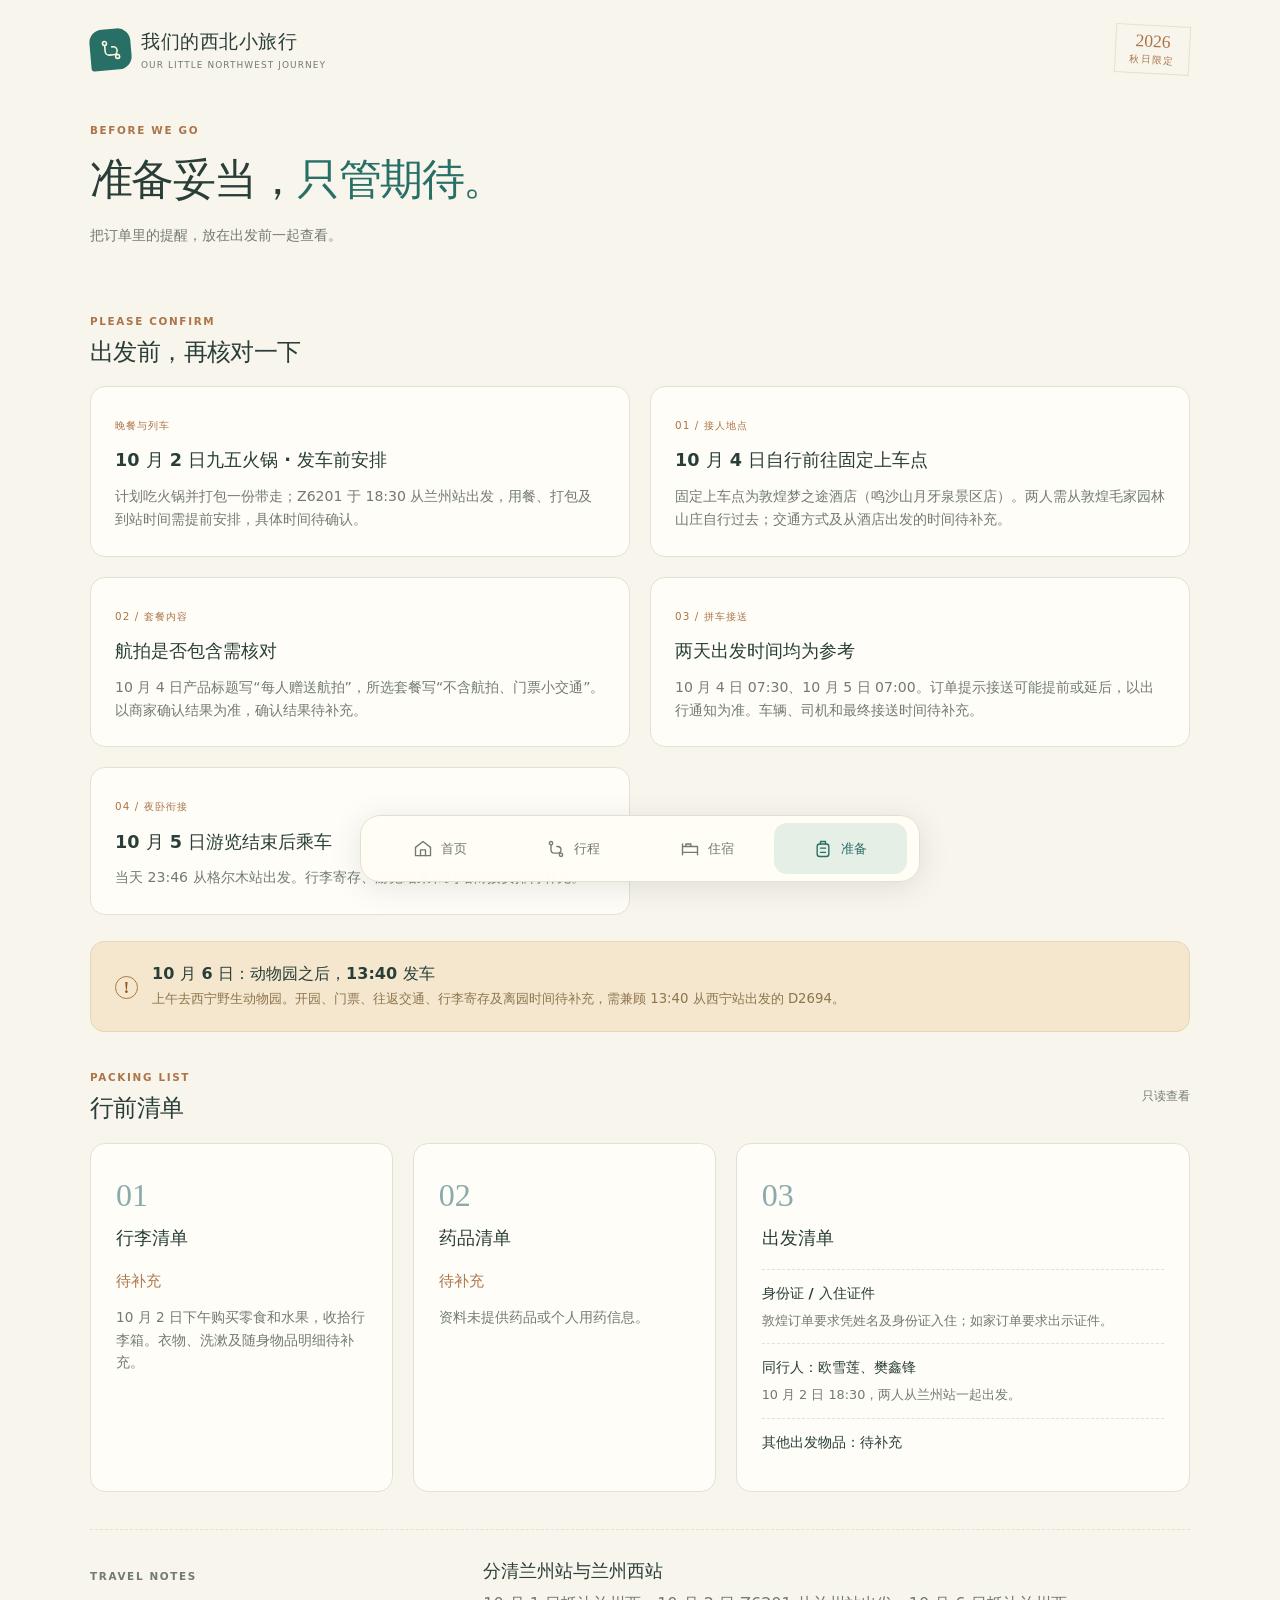
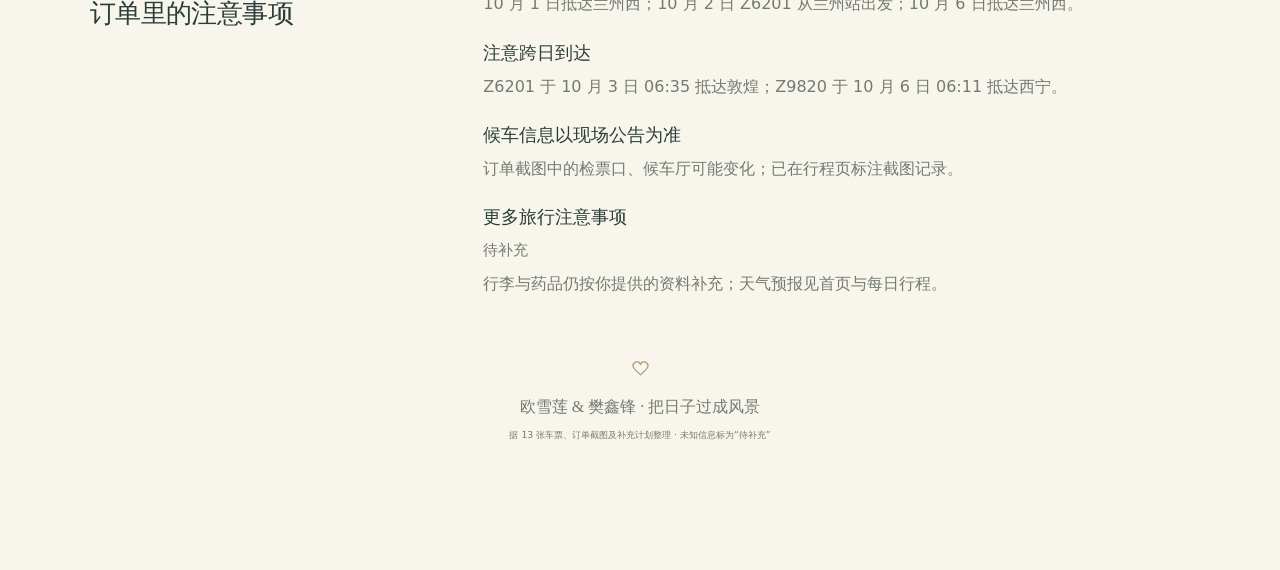
<file: prepare.html>
<!doctype html><html lang="zh-CN"><head><meta charset="utf-8"><meta name="viewport" content="width=device-width,initial-scale=1,viewport-fit=cover"><meta name="theme-color" content="#fcf8f0"><meta name="description" content="欧雪莲与樊鑫锋的2026国庆西北旅行手册：兰州会合，敦煌、格尔木、西宁，列车、酒店、天气与每日安排。"><meta name="robots" content="noindex,nofollow"><title>准备 · 我们的西北小旅行</title><link rel="icon" href="./favicon.svg" type="image/svg+xml"><link rel="stylesheet" href="./styles.css"><link rel="stylesheet" href="./redesign.css"><script defer src="./weather-data.js"></script><script defer src="./journal.js"></script></head><body><a class="skip" href="#main">跳至正文</a><header class="site-header"><a class="brand" href="./index.html"><span class="brand-mark"><svg class="icon" viewBox="0 0 24 24" aria-hidden="true"><circle cx="6" cy="5" r="2"/><circle cx="18" cy="19" r="2"/><path d="M6 7v6a4 4 0 0 0 4 4h4a4 4 0 0 0 0-8h-1"/></svg></span><span>我们的西北小旅行<small>OUR LITTLE NORTHWEST JOURNEY</small></span></a><span class="edition">2026<span>秋日限定</span></span></header><main id="main"><div class="page-heading"><p class="eyebrow">BEFORE WE GO</p><h1>准备妥当，<em>只管期待。</em></h1><p>把订单里的提醒，放在出发前一起查看。</p></div><section class="section" id="confirm"><div class="section-title"><div><p class="eyebrow">PLEASE CONFIRM</p><h2>出发前，再核对一下</h2></div></div><div class="confirm-grid"><article class="confirm-card"><span>晚餐与列车</span><h3>10 月 2 日九五火锅 · 发车前安排</h3><p>计划吃火锅并打包一份带走；Z6201 于 18:30 从兰州站出发，用餐、打包及到站时间需提前安排，具体时间待确认。</p></article><article class="confirm-card"><span>01 / 接人地点</span><h3>10 月 4 日自行前往固定上车点</h3><p>固定上车点为敦煌梦之途酒店（鸣沙山月牙泉景区店）。两人需从敦煌毛家园林山庄自行过去；交通方式及从酒店出发的时间待补充。</p></article><article class="confirm-card"><span>02 / 套餐内容</span><h3>航拍是否包含需核对</h3><p>10 月 4 日产品标题写“每人赠送航拍”，所选套餐写“不含航拍、门票小交通”。以商家确认结果为准，确认结果待补充。</p></article><article class="confirm-card"><span>03 / 拼车接送</span><h3>两天出发时间均为参考</h3><p>10 月 4 日 07:30、10 月 5 日 07:00。订单提示接送可能提前或延后，以出行通知为准。车辆、司机和最终接送时间待补充。</p></article><article class="confirm-card"><span>04 / 夜卧衔接</span><h3>10 月 5 日游览结束后乘车</h3><p>当天 23:46 从格尔木站出发。行李寄存、游览结束和到站衔接安排待补充。</p></article></div></section><article class="zoo-note"><span class="notice-icon">!</span><div><h3>10 月 6 日：动物园之后，13:40 发车</h3><p>上午去西宁野生动物园。开园、门票、往返交通、行李寄存及离园时间待补充，需兼顾 13:40 从西宁站出发的 D2694。</p></div></article><section class="section"><div class="section-title"><div><p class="eyebrow">PACKING LIST</p><h2>行前清单</h2></div><span class="muted">只读查看</span></div><div class="packing-grid"><article class="packing-card"><span class="list-number">01</span><h3>行李清单</h3><p class="pending">待补充</p><p>10 月 2 日下午购买零食和水果，收拾行李箱。衣物、洗漱及随身物品明细待补充。</p></article><article class="packing-card"><span class="list-number">02</span><h3>药品清单</h3><p class="pending">待补充</p><p>资料未提供药品或个人用药信息。</p></article><article class="packing-card"><span class="list-number">03</span><h3>出发清单</h3><ul class="readonly-list"><li><strong>身份证 / 入住证件</strong><span>敦煌订单要求凭姓名及身份证入住；如家订单要求出示证件。</span></li><li><strong>同行人：欧雪莲、樊鑫锋</strong><span>10 月 2 日 18:30，两人从兰州站一起出发。</span></li><li><strong>其他出发物品：待补充</strong></li></ul></article></div></section><section class="section tips"><div><p class="eyebrow">TRAVEL NOTES</p><h2>订单里的注意事项</h2></div><div><article><h3>分清兰州站与兰州西站</h3><p>10 月 1 日抵达兰州西；10 月 2 日 Z6201 从兰州站出发；10 月 6 日抵达兰州西。</p></article><article><h3>注意跨日到达</h3><p>Z6201 于 10 月 3 日 06:35 抵达敦煌；Z9820 于 10 月 6 日 06:11 抵达西宁。</p></article><article><h3>候车信息以现场公告为准</h3><p>订单截图中的检票口、候车厅可能变化；已在行程页标注截图记录。</p></article><article><h3>更多旅行注意事项</h3><p class="pending">待补充</p><p>行李与药品仍按你提供的资料补充；天气预报见首页与每日行程。</p></article></div></section></main><footer class="footer"><span class="footer-heart"><svg class="icon" viewBox="0 0 24 24" aria-hidden="true"><path d="M20 5c-3-3-7-1-8 2-1-3-5-5-8-2-5 5 3 10 8 15 5-5 13-10 8-15Z"/></svg></span><p>欧雪莲 & 樊鑫锋 · 把日子过成风景</p><small>据 13 张车票、订单截图及补充计划整理 · 未知信息标为“待补充”</small></footer><nav class="bottom-nav" aria-label="主导航"><a href="./index.html" ><svg class="icon" viewBox="0 0 24 24" aria-hidden="true"><path d="m3 10 9-7 9 7v10H3Z"/><path d="M9 20v-7h6v7"/></svg><span>首页</span></a><a href="./itinerary.html" ><svg class="icon" viewBox="0 0 24 24" aria-hidden="true"><circle cx="6" cy="5" r="2"/><circle cx="18" cy="19" r="2"/><path d="M6 7v6a4 4 0 0 0 4 4h4a4 4 0 0 0 0-8h-1"/></svg><span>行程</span></a><a href="./stays.html" ><svg class="icon" viewBox="0 0 24 24" aria-hidden="true"><path d="M3 19V6m18 13V9H3m0 7h18M7 9V6h6v3"/></svg><span>住宿</span></a><a href="./prepare.html" aria-current="page"><svg class="icon" viewBox="0 0 24 24" aria-hidden="true"><rect x="5" y="6" width="14" height="15" rx="3"/><path d="M9 6V3h6v3M9 11h6M9 16h6"/></svg><span>准备</span></a></nav></body></html>
</file>
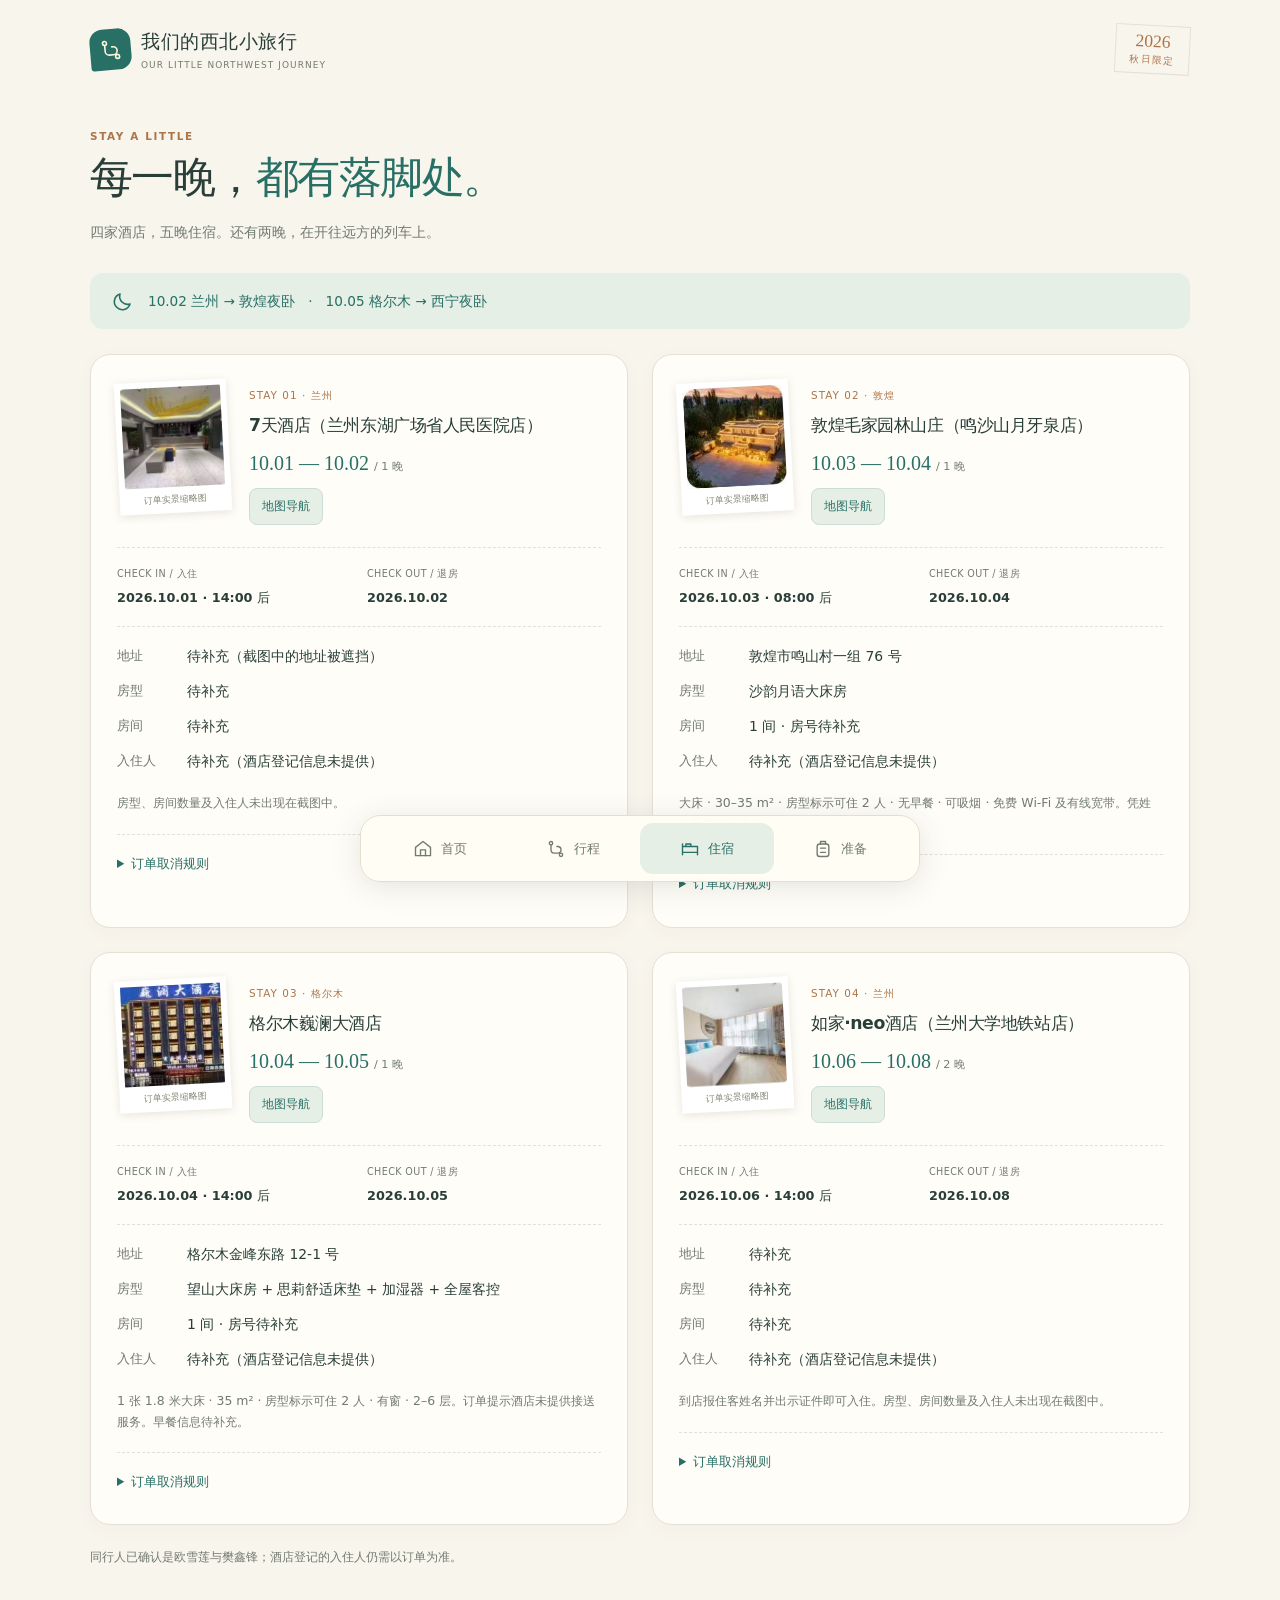
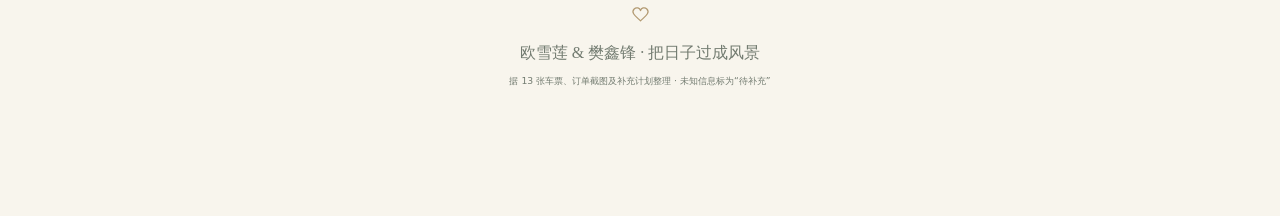
<file: stays.html>
<!doctype html><html lang="zh-CN"><head><meta charset="utf-8"><meta name="viewport" content="width=device-width,initial-scale=1,viewport-fit=cover"><meta name="theme-color" content="#fcf8f0"><meta name="description" content="欧雪莲与樊鑫锋的2026国庆西北旅行手册：兰州会合，敦煌、格尔木、西宁，列车、酒店、天气与每日安排。"><meta name="robots" content="noindex,nofollow"><title>住宿 · 我们的西北小旅行</title><link rel="icon" href="./favicon.svg" type="image/svg+xml"><link rel="stylesheet" href="./styles.css"><link rel="stylesheet" href="./redesign.css"><script defer src="./weather-data.js"></script><script defer src="./journal.js"></script></head><body><a class="skip" href="#main">跳至正文</a><header class="site-header"><a class="brand" href="./index.html"><span class="brand-mark"><svg class="icon" viewBox="0 0 24 24" aria-hidden="true"><circle cx="6" cy="5" r="2"/><circle cx="18" cy="19" r="2"/><path d="M6 7v6a4 4 0 0 0 4 4h4a4 4 0 0 0 0-8h-1"/></svg></span><span>我们的西北小旅行<small>OUR LITTLE NORTHWEST JOURNEY</small></span></a><span class="edition">2026<span>秋日限定</span></span></header><main id="main"><div class="page-heading"><span class="eyebrow">STAY A LITTLE</span><h1>每一晚，<em>都有落脚处。</em></h1><p>四家酒店，五晚住宿。还有两晚，在开往远方的列车上。</p></div><div class="stay-ribbon"><svg class="icon" viewBox="0 0 24 24" aria-hidden="true"><path d="M19 15A8 8 0 0 1 9 5a8 8 0 1 0 10 10Z"/></svg><span>10.02 兰州 → 敦煌夜卧</span><i>·</i><span>10.05 格尔木 → 西宁夜卧</span></div><div class="hotels-grid"><article class="hotel-card"><header class="hotel-top"><figure><img src="./lanzhou-7days.jpg" alt="7天酒店（兰州东湖广场省人民医院店）订单实景缩略图" width="210" height="200" loading="lazy"><figcaption>订单实景缩略图</figcaption></figure><div class="hotel-name"><span class="hotel-location">STAY 01 · 兰州</span><h2>7天酒店（兰州东湖广场省人民医院店）</h2><span class="hotel-dates">10.01 — 10.02 <small> / 1 晚</small></span><a class="map-link" href="https://uri.amap.com/search?keyword=7%E5%A4%A9%E9%85%92%E5%BA%97%EF%BC%88%E5%85%B0%E5%B7%9E%E4%B8%9C%E6%B9%96%E5%B9%BF%E5%9C%BA%E7%9C%81%E4%BA%BA%E6%B0%91%E5%8C%BB%E9%99%A2%E5%BA%97%EF%BC%89&amp;view=map&amp;src=travelhandbook&amp;callnative=1" target="_blank" rel="noopener noreferrer" aria-label="在高德地图查找7天酒店（兰州东湖广场省人民医院店）">地图导航</a></div></header><div class="stay-dates"><div><span>CHECK IN / 入住</span><strong>2026.10.01 · 14:00 后</strong></div><div><span>CHECK OUT / 退房</span><strong>2026.10.02</strong></div></div><dl class="hotel-details"><div><dt>地址</dt><dd>待补充（截图中的地址被遮挡）</dd></div><div><dt>房型</dt><dd>待补充</dd></div><div><dt>房间</dt><dd>待补充</dd></div><div><dt>入住人</dt><dd>待补充（酒店登记信息未提供）</dd></div></dl><p class="hotel-note">房型、房间数量及入住人未出现在截图中。</p><details><summary>订单取消规则</summary><p>截图注明：9 月 30 日 12:00 前免费取消，之后不可取消或修改。</p><p class="muted">截图记录，实际状态以订单页面为准。</p></details></article><article class="hotel-card"><header class="hotel-top"><figure><img src="./dunhuang.jpg" alt="敦煌毛家园林山庄（鸣沙山月牙泉店）订单实景缩略图" width="210" height="200" loading="lazy"><figcaption>订单实景缩略图</figcaption></figure><div class="hotel-name"><span class="hotel-location">STAY 02 · 敦煌</span><h2>敦煌毛家园林山庄（鸣沙山月牙泉店）</h2><span class="hotel-dates">10.03 — 10.04 <small> / 1 晚</small></span><a class="map-link" href="https://uri.amap.com/search?keyword=%E6%95%A6%E7%85%8C%E6%AF%9B%E5%AE%B6%E5%9B%AD%E6%9E%97%E5%B1%B1%E5%BA%84%EF%BC%88%E9%B8%A3%E6%B2%99%E5%B1%B1%E6%9C%88%E7%89%99%E6%B3%89%E5%BA%97%EF%BC%89&amp;view=map&amp;src=travelhandbook&amp;callnative=1" target="_blank" rel="noopener noreferrer" aria-label="在高德地图查找敦煌毛家园林山庄（鸣沙山月牙泉店）">地图导航</a></div></header><div class="stay-dates"><div><span>CHECK IN / 入住</span><strong>2026.10.03 · 08:00 后</strong></div><div><span>CHECK OUT / 退房</span><strong>2026.10.04</strong></div></div><dl class="hotel-details"><div><dt>地址</dt><dd>敦煌市鸣山村一组 76 号</dd></div><div><dt>房型</dt><dd>沙韵月语大床房</dd></div><div><dt>房间</dt><dd>1 间 · 房号待补充</dd></div><div><dt>入住人</dt><dd>待补充（酒店登记信息未提供）</dd></div></dl><p class="hotel-note">大床 · 30–35 m² · 房型标示可住 2 人 · 无早餐 · 可吸烟 · 免费 Wi-Fi 及有线宽带。凭姓名及身份证入住。</p><details><summary>订单取消规则</summary><p>截图注明：会员享 10 月 3 日 20:00 前免费取消。</p><p class="muted">截图记录，实际状态以订单页面为准。</p></details></article><article class="hotel-card"><header class="hotel-top"><figure><img src="./golmud.jpg" alt="格尔木巍澜大酒店订单实景缩略图" width="210" height="200" loading="lazy"><figcaption>订单实景缩略图</figcaption></figure><div class="hotel-name"><span class="hotel-location">STAY 03 · 格尔木</span><h2>格尔木巍澜大酒店</h2><span class="hotel-dates">10.04 — 10.05 <small> / 1 晚</small></span><a class="map-link" href="https://uri.amap.com/search?keyword=%E6%A0%BC%E5%B0%94%E6%9C%A8%E5%B7%8D%E6%BE%9C%E5%A4%A7%E9%85%92%E5%BA%97&amp;view=map&amp;src=travelhandbook&amp;callnative=1" target="_blank" rel="noopener noreferrer" aria-label="在高德地图查找格尔木巍澜大酒店">地图导航</a></div></header><div class="stay-dates"><div><span>CHECK IN / 入住</span><strong>2026.10.04 · 14:00 后</strong></div><div><span>CHECK OUT / 退房</span><strong>2026.10.05</strong></div></div><dl class="hotel-details"><div><dt>地址</dt><dd>格尔木金峰东路 12-1 号</dd></div><div><dt>房型</dt><dd>望山大床房 + 思莉舒适床垫 + 加湿器 + 全屋客控</dd></div><div><dt>房间</dt><dd>1 间 · 房号待补充</dd></div><div><dt>入住人</dt><dd>待补充（酒店登记信息未提供）</dd></div></dl><p class="hotel-note">1 张 1.8 米大床 · 35 m² · 房型标示可住 2 人 · 有窗 · 2–6 层。订单提示酒店未提供接送服务。早餐信息待补充。</p><details><summary>订单取消规则</summary><p>截图注明：订单确认后不可取消。</p><p class="muted">截图记录，实际状态以订单页面为准。</p></details></article><article class="hotel-card"><header class="hotel-top"><figure><img src="./lanzhou-homeinn.jpg" alt="如家·neo酒店（兰州大学地铁站店）订单实景缩略图" width="210" height="200" loading="lazy"><figcaption>订单实景缩略图</figcaption></figure><div class="hotel-name"><span class="hotel-location">STAY 04 · 兰州</span><h2>如家·neo酒店（兰州大学地铁站店）</h2><span class="hotel-dates">10.06 — 10.08 <small> / 2 晚</small></span><a class="map-link" href="https://uri.amap.com/search?keyword=%E5%A6%82%E5%AE%B6%C2%B7neo%E9%85%92%E5%BA%97%EF%BC%88%E5%85%B0%E5%B7%9E%E5%A4%A7%E5%AD%A6%E5%9C%B0%E9%93%81%E7%AB%99%E5%BA%97%EF%BC%89&amp;view=map&amp;src=travelhandbook&amp;callnative=1" target="_blank" rel="noopener noreferrer" aria-label="在高德地图查找如家·neo酒店（兰州大学地铁站店）">地图导航</a></div></header><div class="stay-dates"><div><span>CHECK IN / 入住</span><strong>2026.10.06 · 14:00 后</strong></div><div><span>CHECK OUT / 退房</span><strong>2026.10.08</strong></div></div><dl class="hotel-details"><div><dt>地址</dt><dd>待补充</dd></div><div><dt>房型</dt><dd>待补充</dd></div><div><dt>房间</dt><dd>待补充</dd></div><div><dt>入住人</dt><dd>待补充（酒店登记信息未提供）</dd></div></dl><p class="hotel-note">到店报住客姓名并出示证件即可入住。房型、房间数量及入住人未出现在截图中。</p><details><summary>订单取消规则</summary><p>截图注明：10 月 6 日 18:00 前免费取消，之后不可取消或修改。</p><p class="muted">截图记录，实际状态以订单页面为准。</p></details></article></div><p class="source-note">同行人已确认是欧雪莲与樊鑫锋；酒店登记的入住人仍需以订单为准。</p></main><footer class="footer"><span class="footer-heart"><svg class="icon" viewBox="0 0 24 24" aria-hidden="true"><path d="M20 5c-3-3-7-1-8 2-1-3-5-5-8-2-5 5 3 10 8 15 5-5 13-10 8-15Z"/></svg></span><p>欧雪莲 & 樊鑫锋 · 把日子过成风景</p><small>据 13 张车票、订单截图及补充计划整理 · 未知信息标为“待补充”</small></footer><nav class="bottom-nav" aria-label="主导航"><a href="./index.html" ><svg class="icon" viewBox="0 0 24 24" aria-hidden="true"><path d="m3 10 9-7 9 7v10H3Z"/><path d="M9 20v-7h6v7"/></svg><span>首页</span></a><a href="./itinerary.html" ><svg class="icon" viewBox="0 0 24 24" aria-hidden="true"><circle cx="6" cy="5" r="2"/><circle cx="18" cy="19" r="2"/><path d="M6 7v6a4 4 0 0 0 4 4h4a4 4 0 0 0 0-8h-1"/></svg><span>行程</span></a><a href="./stays.html" aria-current="page"><svg class="icon" viewBox="0 0 24 24" aria-hidden="true"><path d="M3 19V6m18 13V9H3m0 7h18M7 9V6h6v3"/></svg><span>住宿</span></a><a href="./prepare.html" ><svg class="icon" viewBox="0 0 24 24" aria-hidden="true"><rect x="5" y="6" width="14" height="15" rx="3"/><path d="M9 6V3h6v3M9 11h6M9 16h6"/></svg><span>准备</span></a></nav></body></html>
</file>
<file: styles.css>
:root{--ink:#18353f;--muted:#63757b;--paper:#f4f7f7;--line:#dbe4e5;--green:#176c65;--mint:#c4e9dc;--amber:#a55d20;--white:#fff;font-family:Inter,"PingFang SC","Microsoft YaHei",system-ui,sans-serif;color:var(--ink);background:var(--paper);font-synthesis:none}*{box-sizing:border-box}html{scroll-behavior:smooth;scroll-padding-top:24px}body{margin:0;min-width:0;line-height:1.65;font-size:16px;overflow-x:clip}a{color:inherit;text-decoration:none}button,a{-webkit-tap-highlight-color:transparent}a:focus-visible,summary:focus-visible{outline:3px solid #cf813e;outline-offset:5px}p,h1,h2,h3,figure{margin:0}h1,h2,h3{line-height:1.35}h1{letter-spacing:-.035em;font-size:clamp(2rem,4.4vw,3.5rem)}h2{font-size:1.6rem;letter-spacing:-.025em}h3{font-size:1.1rem}small{font-size:.875rem}img,svg{max-width:100%}p,dd,h2,h3,a{overflow-wrap:anywhere}.site-header,main,.footer{width:min(1160px,calc(100% - 64px));margin-inline:auto}.site-header{padding:25px 0;display:flex;align-items:center;justify-content:space-between;gap:20px}.brand{display:flex;align-items:center;gap:12px;font-size:1.2rem;font-weight:700;letter-spacing:.08em}.brand small{display:block;font-size:.65rem;letter-spacing:.13em;font-weight:500;color:var(--muted)}.brand-mark{background:var(--ink);color:white;display:flex;align-items:center;justify-content:center;width:42px;height:46px;border-radius:3px;font-size:1.6rem;font-family:Georgia,serif}.brand-mark>span{font-size:.85rem;align-self:flex-start;margin-top:4px}.header-meta{font-size:.875rem;letter-spacing:.07em;color:var(--muted)}.header-meta>span{margin-left:24px;letter-spacing:0}.hero{display:grid;grid-template-columns:minmax(0,1.7fr) minmax(0,1fr);border-radius:8px;overflow:hidden;min-height:360px}.hero-copy{background:var(--ink);color:white;padding:38px 42px;display:flex;flex-direction:column}.eyebrow{font-size:.75rem;font-weight:600;letter-spacing:.16em;color:var(--green);margin-bottom:12px}.hero .eyebrow{color:var(--mint)}.hero h1{font-family:"Songti SC","Noto Serif CJK SC","SimSun",serif;font-weight:600;letter-spacing:.02em}.hero-route{margin-top:17px;color:#d5e5e7}.hero-bottom{margin-top:32px;padding-top:22px;border-top:1px solid #ffffff2b;display:flex;justify-content:space-between;gap:20px;align-items:flex-end}.hero-bottom small{display:block;font-size:.75rem;color:#c1d5d8}.hero-bottom>span{font-size:1rem;letter-spacing:.04em}.countdown{text-align:right}.countdown strong{display:block;font-size:1.8rem;font-weight:500;line-height:1.25;white-space:normal}.countdown em{font-style:normal;font-size:.875rem;margin-left:5px}.travel-note{background:var(--mint);padding:32px 36px;position:relative;display:flex;flex-direction:column;align-items:flex-start}.note-number{font-size:6rem;line-height:1;font-family:Georgia,serif;color:#257568;letter-spacing:-.08em}.travel-note .eyebrow{color:var(--green);font-size:.65rem;margin:6px 0 20px}.travel-note h2{font-size:1.4rem}.travel-note p{font-size:.95rem;margin:12px 0 24px;max-width:24em}.button{border:1px solid var(--ink);border-radius:3px;padding:10px 18px;font-size:.875rem;font-weight:600;margin-top:auto;transition:background .15s}.button:hover{background:#ffffff70}.facts{display:grid;grid-template-columns:repeat(4,minmax(0,1fr));margin:28px 0 0;padding:4px 0 24px;border-bottom:1px solid var(--line)}.facts>div{padding:4px 22px;border-left:1px solid var(--line)}.facts>div:first-child{border-left:0;padding-left:0}.facts span,.facts strong,.facts small{display:block}.facts span{font-size:.875rem;color:var(--muted);margin-bottom:8px}.facts strong{font-size:1.02rem;font-weight:650}.facts small{font-size:.75rem;color:var(--muted);margin-top:5px}.section{margin-top:46px}.section-title{display:flex;justify-content:space-between;align-items:flex-end;gap:16px;margin-bottom:23px}.section-title .eyebrow{margin-bottom:6px}.muted{color:var(--muted);font-size:.875rem}.route-overview{display:grid;grid-template-columns:repeat(7,minmax(0,1fr));background:white;border:1px solid var(--line);padding:25px 15px;border-radius:5px}.route-node{position:relative;display:flex;flex-direction:column;align-items:center;text-align:center;gap:5px}.route-node:before{position:absolute;content:"";top:16px;height:1px;background:#b7ceca;left:0;right:0}.route-node:first-child:before{left:50%}.route-node:last-child:before{right:50%}.route-node>span{position:relative;z-index:1;width:33px;height:33px;background:var(--ink);color:#fff;font-size:.75rem;border:5px solid #fff;border-radius:50%;display:flex;align-items:center;justify-content:center;margin-bottom:5px}.route-node strong{font-size:1rem}.route-node small{font-size:.75rem;color:var(--muted)}.route-caption{display:flex;flex-wrap:wrap;gap:8px 28px;color:var(--muted);font-size:.875rem;margin-top:12px}.notice{display:flex;gap:16px;background:#f5eadc;border-left:3px solid #b98245;padding:20px 24px;margin-top:30px;border-radius:3px}.notice p{font-size:.9rem;color:#735432;margin-top:5px}.notice a{display:inline-block;font-size:.875rem;text-decoration:underline;text-underline-offset:4px;margin-top:7px;color:#734515}.notice-icon{display:flex;flex:0 0 23px;width:23px;height:23px;align-items:center;justify-content:center;border:1px solid #ac7740;border-radius:50%;color:#94551f;font-family:Georgia,serif;font-weight:bold;margin-top:3px}.overview-grid{display:grid;grid-template-columns:1fr 1fr;gap:0 32px}.day-summary{display:flex;gap:20px;align-items:center;padding:22px 0;border-top:1px solid var(--line);transition:background .15s}.day-summary:hover{background:#eaf1f0}.day-num{font-size:2rem;font-family:Georgia,serif;line-height:1.1;min-width:45px}.day-num small{display:block;font:600 .625rem/1.5 system-ui;letter-spacing:.14em;color:var(--muted)}.day-copy{display:flex;flex-direction:column;gap:3px;min-width:0}.day-copy>small{font-size:.75rem;color:var(--muted)}.day-copy strong{font-size:1.1rem;font-weight:600}.day-copy>span{font-size:.875rem;color:var(--muted)}.open-label{margin-left:auto;font-size:.75rem;color:var(--green);flex-shrink:0}.footer{padding:40px 0 120px;color:var(--muted);font-size:.875rem;text-align:center}.footer span{font-size:.75rem}.bottom-nav{position:fixed;z-index:20;bottom:0;left:0;right:0;display:grid;grid-template-columns:repeat(4,minmax(0,1fr));padding:9px max(24px,calc((100vw - 740px)/2)) calc(9px + env(safe-area-inset-bottom));border-top:1px solid var(--line);background:#fffef9f5;backdrop-filter:blur(16px)}.bottom-nav a{display:flex;align-items:center;justify-content:center;gap:8px;font-size:.875rem;color:var(--muted);min-height:44px;border-radius:5px}.bottom-nav a[aria-current]{color:var(--green);font-weight:700;background:#eaf3ee}.bottom-nav svg{width:21px;height:21px;fill:none;stroke:currentColor;stroke-width:1.65;stroke-linecap:round;stroke-linejoin:round}.page-heading{padding:25px 0 30px;border-bottom:1px solid var(--line)}.page-heading h1{font-size:clamp(2rem,4vw,3rem);font-family:"Songti SC","SimSun",serif}.page-heading>p:last-child{color:var(--muted);margin-top:16px}.date-nav{display:grid;grid-template-columns:repeat(8,minmax(0,1fr));gap:10px;margin:25px 0 15px}.date-nav a{background:#fff;border:1px solid var(--line);text-align:center;padding:8px 2px;font-size:1.4rem;font-family:Georgia,serif;border-radius:4px}.date-nav a:hover{background:var(--mint)}.date-nav small{display:block;font-size:.7rem;font-family:system-ui;color:var(--muted)}.map-help{font-size:.875rem;color:var(--muted);margin-bottom:24px}.day-card{background:white;border:1px solid var(--line);margin-top:24px;border-radius:6px;padding:28px 32px;scroll-margin-top:24px}.day-heading{display:flex;gap:22px;align-items:center;border-bottom:1px solid var(--line);padding-bottom:22px;margin-bottom:24px}.date-tile{flex:0 0 68px;text-align:center;background:#edf4f1;border-radius:4px;padding:10px 4px}.date-tile strong{display:block;font-size:2rem;line-height:1.15;font-family:Georgia,serif}.date-tile small,.date-tile>span{display:block;font-size:.75rem;color:var(--green)}.day-heading h2{font-size:1.5rem}.day-heading p:last-child{color:var(--muted);margin-top:7px;font-size:.875rem}.day-heading .eyebrow{margin-bottom:8px}.event{display:grid;grid-template-columns:130px minmax(0,1fr);gap:23px;padding-bottom:25px}.event:last-child{padding-bottom:5px}.event-time{font-size:.875rem;font-weight:650;color:var(--green);padding-top:2px}.event-body{padding-left:24px;border-left:1px solid var(--line);position:relative}.event-body:before{content:"";position:absolute;left:-4px;top:9px;width:7px;height:7px;background:var(--green);border-radius:50%}.event-body p{color:var(--muted);margin-top:8px;font-size:.95rem;max-width:54em}.map-link{display:inline-flex;align-items:center;border:1px solid #ccdcd7;background:#f2f7f5;border-radius:4px;color:var(--green);font-size:.875rem;padding:7px 12px;margin-top:12px;min-height:40px}.map-link:hover{background:var(--mint)}.place-links{display:flex;flex-wrap:wrap;gap:10px;margin:-12px 0 26px 177px}.place-links a:before{content:attr(aria-label);font-size:0}.day-meta{display:grid;grid-template-columns:repeat(3,minmax(0,1fr));gap:14px;background:var(--paper);padding:16px 20px;margin:20px 0 0;border-radius:3px}dt{color:var(--muted);font-size:.875rem}dd{margin:4px 0 0}.pending{color:#856745;font-size:.95rem}.compact{margin:24px 0}.compact p{margin:0}.hotels-grid{display:grid;grid-template-columns:repeat(2,minmax(0,1fr));gap:24px}.hotel-card{padding:26px;background:white;border:1px solid var(--line);border-radius:6px;min-width:0}.hotel-top{display:flex;gap:20px;align-items:flex-start}.hotel-top figure{flex:0 0 112px;width:112px}.hotel-top img{width:112px;height:112px;object-fit:cover;border-radius:4px;background:var(--paper)}figcaption{font-size:.7rem;color:var(--muted);margin-top:5px}.hotel-name{min-width:0}.hotel-name .eyebrow{margin-bottom:7px}.hotel-name h2{font-size:1.15rem}.hotel-dates{display:block;font-family:Georgia,serif;font-size:1.25rem;margin-top:10px}.hotel-name .map-link{margin-top:8px}.stay-dates{display:grid;grid-template-columns:1fr 1fr;border-block:1px solid var(--line);padding:18px 0;margin:22px 0 18px;gap:16px}.stay-dates small{display:block;color:var(--muted);margin-bottom:5px}.stay-dates strong{font-size:.875rem;font-weight:600;display:block}.hotel-details{margin:0}.hotel-details>div{display:grid;grid-template-columns:58px minmax(0,1fr);gap:12px;margin-top:12px}.hotel-details dd{margin:0;font-size:.95rem}.hotel-note{color:var(--muted);font-size:.875rem;margin:20px 0}details{border-top:1px solid var(--line);padding-top:12px;font-size:.875rem}summary{cursor:pointer;color:var(--green);padding:6px 0}details p{margin-top:12px;color:var(--muted)}.confirm-grid{display:grid;grid-template-columns:repeat(2,minmax(0,1fr));gap:20px}.confirm-card{padding:24px;border:1px solid #ddcbb1;background:#faf4eb;border-radius:5px}.confirm-card>span{font-size:.75rem;color:#916130;letter-spacing:.1em}.confirm-card h3{margin:12px 0}.confirm-card p{color:#725c43;font-size:.95rem}.packing-grid{display:grid;grid-template-columns:1fr 1fr 1.5fr;gap:20px}.packing-card{border:1px solid var(--line);background:#fff;border-radius:5px;padding:25px}.list-number{color:#8aaaab;font-size:2rem;font-family:Georgia,serif}.packing-card h3{margin:6px 0 18px}.packing-card>p:last-child{color:var(--muted);font-size:.875rem;margin-top:12px}.readonly-list{list-style:none;padding:0;margin:0}.readonly-list li{border-top:1px solid var(--line);padding:12px 0}.readonly-list strong,.readonly-list span{display:block;font-size:.875rem}.readonly-list span{font-size:.8rem;color:var(--muted);margin-top:5px}.tips{display:grid;grid-template-columns:1fr 2fr;gap:40px;border-top:1px solid var(--line);padding-top:30px}.tips article{margin-bottom:24px}.tips p{color:var(--muted);margin-top:8px}.skip{position:absolute;top:-80px;background:white;padding:12px;z-index:30}.skip:focus{top:4px}
@media(min-width:1500px){.hero{min-height:400px}.hero-copy{padding:44px 48px}.hero h1{font-size:3.5rem}}
@media(max-width:900px){.site-header,main,.footer{width:calc(100% - 40px)}.hero{grid-template-columns:1.6fr 1fr}.hero-copy{padding:30px}.travel-note{padding:30px 24px}.hero-bottom{flex-direction:column;align-items:flex-start;gap:16px}.countdown{text-align:left}.countdown small{display:inline}.countdown strong{display:inline;font-size:1.3rem;margin-left:10px}.facts{grid-template-columns:1fr 1fr;gap:20px}.facts>div:nth-child(3){padding-left:0;border-left:0}.hotels-grid{grid-template-columns:1fr}.route-overview{padding-inline:6px}.route-node small{font-size:.65rem}.packing-grid{grid-template-columns:1fr 1fr}.packing-card:last-child{grid-column:1/-1}.header-meta>span{display:none}}
@media(max-width:600px){body{font-size:16px}.site-header,main,.footer{width:calc(100% - 36px)}.site-header{padding:20px 0}.brand{font-size:1.1rem;gap:9px}.brand-mark{width:35px;height:39px;font-size:1.4rem}.brand small{font-size:.6rem}.header-meta{font-size:.75rem;letter-spacing:0}.hero{grid-template-columns:1fr}.hero-copy{padding:27px 25px}.hero .eyebrow{font-size:.6rem;letter-spacing:.15em}.hero h1{font-size:2.35rem;line-height:1.4}.hero-route{font-size:.9rem;margin-top:14px}.hero-bottom{margin-top:24px;padding-top:18px;gap:13px}.hero-bottom>span{font-size:.95rem}.hero-bottom small{font-size:.72rem}.countdown{display:flex;align-items:baseline;flex-wrap:wrap;gap:5px}.countdown strong{font-size:1.35rem;margin-left:5px}.travel-note{display:none}.facts{margin-top:23px;gap:18px 12px;padding-bottom:22px}.facts>div{padding:0 0 0 14px}.facts strong{font-size:.9rem}.facts small{font-size:.72rem}.facts span{font-size:.78rem;margin-bottom:6px}.section{margin-top:32px}.section-title{align-items:flex-start;flex-direction:column;gap:8px;margin-bottom:18px}.section-title h2{font-size:1.45rem}.eyebrow{font-size:.65rem}.route-overview{grid-template-columns:repeat(2,minmax(0,1fr));padding:12px 20px;gap:0 16px}.route-node{align-items:flex-start;text-align:left;border-bottom:1px solid var(--line);padding:15px 0 15px 33px;gap:2px}.route-node>span{position:absolute;left:0;top:18px;width:24px;height:24px;border:0;font-size:.6rem;margin:0}.route-node:before{display:none}.route-node strong{font-size:.95rem}.route-node small{font-size:.7rem}.route-node:last-child{border-bottom:0}.route-caption{gap:6px;font-size:.75rem}.notice{padding:17px 16px;gap:11px;margin-top:24px}.notice strong{font-size:.95rem}.notice p{font-size:.84rem}.overview-grid{grid-template-columns:1fr}.day-summary{padding:18px 0;gap:18px}.day-copy strong{font-size:1rem}.bottom-nav{padding:7px 12px calc(7px + env(safe-area-inset-bottom))}.bottom-nav a{flex-direction:column;gap:3px;font-size:.75rem;min-height:48px}.bottom-nav svg{width:20px;height:20px}.page-heading{padding:13px 0 24px}.page-heading h1{font-size:1.9rem;line-height:1.4}.page-heading>p:last-child{font-size:.9rem;margin-top:12px}.date-nav{grid-template-columns:repeat(4,minmax(0,1fr));gap:8px;margin-top:22px}.date-nav a{display:flex;gap:7px;align-items:center;justify-content:center;font-size:1.1rem;padding:9px 3px}.date-nav small{font-size:.65rem}.map-help{font-size:.8rem}.day-card{padding:20px 17px}.day-heading{gap:14px;padding-bottom:18px}.date-tile{flex-basis:54px;padding:9px 4px}.date-tile strong{font-size:1.65rem}.day-heading h2{font-size:1.17rem}.day-heading .eyebrow{font-size:.6rem;letter-spacing:.09em;margin-bottom:5px}.day-heading p:last-child{font-size:.8rem}.event{grid-template-columns:1fr;gap:7px;padding-bottom:25px}.event-time{padding-left:17px;font-size:.8rem}.event-body{padding-left:17px}.event-body h3{font-size:1rem}.event-body p{font-size:.9rem}.place-links{margin:-9px 0 25px 17px;gap:8px}.day-meta{padding:13px 10px;gap:8px}.day-meta dt{font-size:.7rem}.day-meta dd{font-size:.8rem}.hotel-card{padding:20px 17px}.hotel-top{gap:15px}.hotel-top figure{flex-basis:88px;width:88px}.hotel-top img{width:88px;height:94px}.hotel-top figcaption{font-size:.6rem}.hotel-name h2{font-size:1.02rem}.hotel-name .eyebrow{font-size:.65rem}.hotel-dates{font-size:1.1rem}.hotel-details dd{font-size:.88rem}.stay-dates{gap:10px}.stay-dates strong{font-size:.77rem}.stay-dates small{font-size:.75rem}.confirm-grid,.packing-grid,.tips{grid-template-columns:1fr;gap:16px}.confirm-card,.packing-card{padding:21px}.confirm-card p{font-size:.9rem}.packing-card:last-child{grid-column:auto}.tips{gap:24px}.tips p{font-size:.9rem}.footer{padding:35px 0 115px}.footer span{font-size:.68rem}}
@media(prefers-reduced-motion:reduce){html{scroll-behavior:auto}*{transition:none!important}}
@media print{.bottom-nav,.map-link,.skip{display:none}.site-header,main,.footer{width:100%}.footer{padding:20px}.hero{break-inside:avoid}.day-card,.hotel-card,.confirm-card{break-inside:avoid}.date-nav{display:none}body{background:white}.hotels-grid{display:block}.hotel-card{margin-bottom:20px}}
</file>
<file: redesign.css>
:root{--ink:#293e38;--muted:#727b70;--green:#286f66;--teal:#286f66;--paper:#f8f5ed;--card:#fffdf8;--line:#e5e0d4;--ochre:#ac7448;--mint:#e6efe6;color-scheme:light}body{background-image:radial-gradient(#b4a38318 .7px,transparent .7px);background-size:6px 6px}h1,h2{font-family:"STKaiti","KaiTi","Songti SC","SimSun",serif}em{font-style:normal;color:var(--teal)}.icon{width:24px;height:24px;fill:none;stroke:currentColor;stroke-width:1.6;stroke-linecap:round;stroke-linejoin:round;flex-shrink:0}.site-header,main,.footer{width:min(1100px,calc(100% - 64px))}.brand{font-size:1.2rem;letter-spacing:.03em;font-family:"KaiTi",serif;gap:10px}.brand small{font:.56rem/1.8 system-ui;letter-spacing:.12em}.brand-mark{background:var(--teal);color:#fff6de;width:41px;height:41px;border-radius:13px 13px 13px 3px;transform:rotate(-5deg)}.edition{font:1.1rem Georgia,serif;color:var(--ochre);text-align:center;border:1px solid var(--line);padding:5px 14px;transform:rotate(3deg)}.edition>span{display:block;font:.6rem/1.7 system-ui;letter-spacing:.14em}.hero{position:relative;display:block;min-height:435px;border:1px solid #e1d7c2;border-radius:23px;background:#fffaf0;box-shadow:0 8px 30px #5543220a;isolation:isolate}.hero-copy{position:relative;z-index:2;padding:42px 45px;width:51%;background:transparent;color:#293e38;display:block}.hero-kicker{display:inline-block;transform:rotate(-3deg);background:#f1e4c6;color:#8b6842;padding:4px 14px;font-size:.8rem;letter-spacing:.12em;margin-bottom:25px}.hero h1{font-family:"STKaiti","KaiTi","Songti SC",serif;font-size:4rem;line-height:1.2;font-weight:500;letter-spacing:.02em}.hero h1 span{color:#286f66;border-bottom:4px solid #d9b37c90}.hero-route{color:#6b7b69;font-size:.95rem;letter-spacing:.09em;margin-top:24px}.travelers{display:flex;align-items:center;margin-top:26px}.travelers>span{width:34px;height:34px;border:2px solid #fff9ed;background:#dcebdc;display:grid;place-items:center;border-radius:50%;color:#487363;font:1rem "KaiTi",serif}.travelers>span+span{margin-left:-7px;background:#edd9bd;color:#98683e}.travelers p{margin-left:11px;font-size:.85rem}.travelers small{display:block;color:#7b8373;font-size:.7rem}.hero-art{position:absolute;inset:0 0 0 42%;height:100%;z-index:0}.hero-art:before{content:"";position:absolute;inset:0;z-index:1;background:linear-gradient(90deg,#fffaf0,#fffaf070 14%,transparent 37%)}.hero-art img{width:100%;height:100%;object-fit:cover;object-position:center}.hero-art figcaption{position:absolute;bottom:9px;right:11px;z-index:2;font-size:.56rem;background:#fff8eac0;color:#66715f;border-radius:4px;padding:2px 6px}.hero-stamp{position:absolute;z-index:2;right:24px;top:23px;border:2px solid #fff8e0bc;color:#fffbea;border-radius:50%;width:78px;height:78px;display:flex;align-items:center;justify-content:center;flex-direction:column;font:1.1rem/1.2 "KaiTi",serif;transform:rotate(12deg)}.hero-stamp small{font:.4rem/1.8 system-ui}.next-card{display:flex;gap:18px;align-items:center;background:#286f66;color:#fff9e8;padding:23px 27px;border-radius:17px;margin-top:21px}.next-icon{width:47px;height:47px;display:grid;place-items:center;background:#ffffff18;border-radius:50%;flex-shrink:0}.next-card .eyebrow{font-size:.6rem;color:#c4e1d2;margin-bottom:6px}.next-card h2{font-family:inherit;font-size:1.14rem}.next-card p{font-size:.8rem;color:#d5e6dc;margin-top:4px}.countdown{margin-left:auto;border-left:1px solid #ffffff35;padding-left:24px;flex-shrink:0}.countdown small{display:block;font-size:.7rem;color:#c5e2d3}.countdown strong{font:2rem/1.5 Georgia,serif;display:block}.countdown em{color:#c5e2d3;font:.7rem system-ui;margin:0 7px 0 3px}.facts{margin:0;display:grid;grid-template-columns:repeat(4,minmax(0,1fr));border:0;padding:27px 0 5px;gap:10px;text-align:center}.facts>div{padding:0}.facts>div+div{border-left:1px dashed #d9d1bf}.facts strong{font:1.6rem Georgia,serif;color:var(--teal);display:block}.facts strong small{display:inline;font:.7rem system-ui;color:var(--ink);margin-left:5px}.facts span{font-size:.7rem;margin:7px 0 0;color:var(--muted)}.home-grid{display:grid;grid-template-columns:1.6fr 1fr;gap:25px}.section{margin-top:37px}.section-title{align-items:center;margin-bottom:18px}.section-title>div{display:flex;align-items:center;gap:10px}.section-title>div:has(.eyebrow){display:block}.section-title h2{font-size:1.5rem}.section-number{font:.85rem Georgia,serif;color:var(--ochre);width:28px;height:28px;display:grid;place-items:center;border:1px solid #d8c7a7;border-radius:50%;flex-shrink:0}.muted{font-size:.72rem}.map-section .section-title{flex-wrap:wrap;gap:7px}.map-paper{padding:9px 14px 14px;background:var(--card);border:1px solid var(--line);border-radius:18px;box-shadow:0 5px 20px #51452c06}.journey-map{display:block;width:100%;height:auto;color:#938470}.map-city circle{fill:var(--teal);stroke:var(--card);stroke-width:5}.map-label{font:600 19px "KaiTi",serif;fill:var(--ink)}.map-caption{font:12px system-ui;fill:var(--muted)}.map-center{font:27px "KaiTi",serif;fill:var(--ochre)}.map-north{font:14px Georgia,serif;fill:var(--ochre)}.map-legend{display:flex;justify-content:center;gap:16px;font-size:.63rem;color:var(--muted);border-top:1px dashed var(--line);padding-top:11px}.map-legend i{display:inline-block;width:18px;border-top:2px dashed #b38b60;vertical-align:middle;margin-right:4px}.map-legend>span:nth-child(2) i{border-color:#37897e;border-top-style:dotted}.meet-note{display:flex;gap:10px;font-size:.8rem;color:var(--muted);margin:17px 5px 0}.meet-note .icon{width:18px;height:18px;color:var(--ochre);margin-top:4px}.meet-note strong{color:var(--ink);margin-right:7px}.weather-panel{border:1px solid var(--line);background:var(--card);border-radius:18px;padding:6px 20px 14px}.weather-item{display:flex;gap:13px;align-items:center;padding:15px 0;border-bottom:1px dashed var(--line)}.weather-symbol{width:30px;display:grid;place-items:center;color:#b3854b}.weather-symbol .icon{width:28px;height:28px}.weather-place{font-size:.85rem;display:block;font-weight:600}.weather-place small{font-size:.65rem;color:var(--muted);margin-left:5px;font-weight:400}.weather-temp{font:1.2rem Georgia,serif;display:block;margin-top:4px}.weather-condition{margin-left:auto;text-align:right;font-size:.78rem;color:var(--muted)}.weather-condition small{font-size:.63rem;display:block}.weather-source{font-size:.6rem;line-height:1.8;color:var(--muted);margin-top:14px}.weather-source a{text-decoration:underline;text-underline-offset:3px}.overview-grid{gap:13px;grid-template-columns:1fr 1fr}.day-summary{gap:16px;border:1px solid var(--line);padding:18px 16px;border-radius:13px;background:var(--card)}.day-summary:hover{background:var(--card);box-shadow:0 6px 22px #55452c12;transform:translateY(-2px)}.day-num{min-width:0;width:38px;text-align:center;flex-shrink:0}.day-num small{color:var(--ochre)}.day-num strong{font:2rem/1.4 Georgia,serif;color:var(--teal)}.day-copy{gap:2px}.day-copy>span{font-size:.63rem;color:var(--muted)}.day-copy i{font-style:normal;margin:0 4px}.day-copy h3{font-size:.94rem;margin:3px 0}.day-copy p{font-size:.7rem;color:var(--muted)}.day-tag{font-size:.58rem;white-space:nowrap;margin-left:auto;padding:3px 6px;border-radius:4px;background:var(--mint);color:var(--teal)}.day-summary>.icon{width:16px;height:16px;margin-left:auto;color:var(--teal)}.reminder-banner,.zoo-note{display:flex;align-items:center;gap:14px;padding:21px 24px;background:#f4e7ce;border:1px solid #e8d6b4;border-radius:14px;margin-top:26px}.reminder-banner strong{font-size:.95rem}.reminder-banner p,.zoo-note p{font-size:.83rem;color:#8e754e;margin-top:4px}.reminder-banner>.icon{margin-left:auto;width:18px}.footer{padding:38px 0 125px}.footer-heart{display:block;color:#b39a72;margin-bottom:8px}.footer-heart .icon{width:19px;height:19px}.footer p{font:1rem/1.8 "KaiTi",serif}.footer small{font-size:.58rem}.bottom-nav{bottom:18px;left:50%;right:auto;transform:translateX(-50%);width:min(560px,calc(100% - 32px));border:1px solid #e4decf;border-radius:20px;padding:7px 12px;background:#fffdf4f5;box-shadow:0 5px 30px #293d3620}.bottom-nav a{min-height:51px;border-radius:13px;font-size:.82rem}.bottom-nav a[aria-current]{background:var(--mint);color:var(--teal)}.bottom-nav svg{width:20px;height:20px}.page-heading{border:0;padding:23px 0 28px}.page-heading h1{font-family:"KaiTi","STKaiti",serif;font-size:2.7rem;font-weight:500}.page-heading>p:last-child{font-size:.9rem;margin-top:14px}.eyebrow{color:var(--ochre);font-size:.65rem}.date-nav{background:var(--card);padding:7px;border:1px solid var(--line);border-radius:16px;gap:7px;margin:0 0 15px}.date-nav a{border:0;border-radius:10px;background:transparent;display:flex;flex-direction:column;padding:7px 0}.date-nav strong{font:1.5rem/1.5 Georgia,serif;color:var(--teal)}.date-nav small,.date-nav span{font:.6rem/1.6 system-ui;color:var(--muted)}.map-help{font-size:.75rem}.day-card{padding:28px 32px;border-radius:20px;background:var(--card);border-color:var(--line);margin-top:25px;box-shadow:0 7px 25px #55452c08}.day-heading{border-bottom-style:dashed;margin-bottom:0}.date-tile{background:var(--mint);border-radius:12px;position:relative}.date-tile:before{content:"";position:absolute;top:-4px;left:10px;right:10px;height:8px;background:#e5d5b5aa;transform:rotate(-4deg)}.date-tile strong{color:var(--teal)}.day-heading h2{font:1.65rem/1.4 "KaiTi","STKaiti",serif}.day-heading p:last-child{font-size:.85rem}.day-weather{display:flex;gap:24px;flex-wrap:wrap;padding:15px 0 25px}.weather-inline{border:0;padding:0;gap:9px}.weather-inline .weather-symbol,.weather-inline .icon{width:20px;height:20px}.weather-inline>div:nth-child(2){display:flex;gap:9px;align-items:center}.weather-inline .weather-place,.weather-inline .weather-temp{font-size:.78rem;margin:0}.weather-inline .weather-place small{display:none}.weather-inline .weather-condition{font-size:.7rem;display:flex;gap:7px}.weather-inline .weather-condition small{font-size:.65rem}.event{padding-bottom:27px}.event-body{border-left-style:dashed}.event-body:before{background:#e7d3ac;border:2px solid var(--ochre);width:9px;height:9px;left:-5px}.event-body p{font-size:.92rem}.event-time{font-size:.85rem}.map-link{font-size:.75rem;border-radius:8px;padding:6px 12px;min-height:37px;background:var(--mint)}.day-meta{display:block;background:none;border-top:1px dashed var(--line);border-radius:0;padding:16px 0 0;margin-top:5px;font-size:.75rem;color:var(--muted)}.day-meta>span{font-size:.65rem;background:var(--paper);color:var(--ochre);padding:3px 8px;border-radius:5px;margin-right:10px}.source-note{font-size:.72rem;color:var(--muted);margin-top:23px}.stay-ribbon{display:flex;gap:13px;align-items:center;padding:16px 21px;background:var(--mint);color:var(--teal);border-radius:13px;margin-bottom:25px;font-size:.85rem}.stay-ribbon i{font-style:normal}.hotel-card{background:var(--card);border-radius:20px;box-shadow:0 5px 20px #55452c08}.hotel-top figure{transform:rotate(-3deg);padding:6px;background:#fff;box-shadow:0 2px 8px #4d412922}.hotel-top img{width:100px;height:100px;border-radius:0;display:block}.hotel-top figcaption{font-size:.55rem;text-align:center;color:#818170}.hotel-location{font-size:.65rem;letter-spacing:.1em;color:var(--ochre)}.hotel-name h2{font-family:inherit;font-size:1.08rem;margin-top:7px}.hotel-dates{color:var(--teal);font-size:1.25rem}.hotel-dates small{font:.7rem system-ui;color:var(--muted)}.stay-dates{border-block-style:dashed}.stay-dates span{display:block;font-size:.6rem;letter-spacing:.04em;color:var(--muted);margin-bottom:5px}.stay-dates strong{font-size:.8rem}.hotel-details dt{font-size:.8rem}.hotel-details dd{font-size:.87rem}.hotel-note{font-size:.78rem}details{border-top-style:dashed;font-size:.8rem}.confirm-card{background:var(--card);border:1px solid var(--line);border-radius:15px}.confirm-card p{color:var(--muted);font-size:.88rem}.confirm-card>span{color:var(--ochre);font-size:.65rem}.packing-card{background:var(--card);border-radius:15px}.packing-card p:last-child{font-size:.85rem}.readonly-list li{border-top-style:dashed}.zoo-note h3{font-size:1rem}.tips{border-top-style:dashed}.pending{color:var(--ochre)}
@media(max-width:900px){.site-header,main,.footer{width:calc(100% - 40px)}.hero-copy{width:53%;padding:35px}.hero h1{font-size:3.3rem}.hero{min-height:390px}.home-grid{grid-template-columns:1.25fr 1fr;gap:20px}.section-title{align-items:flex-start;flex-direction:column;gap:7px}.map-label{font-size:21px}.map-caption{font-size:13px}.map-center{font-size:25px}.weather-panel{padding-inline:15px}.weather-item{gap:9px}.weather-symbol{width:24px}.day-tag{display:none}.countdown strong{display:block}.countdown small{display:block}.facts>div:nth-child(3){border-left:1px dashed #d9d1bf}}
@media(max-width:650px){.site-header,main,.footer{width:calc(100% - 32px)}.site-header{padding:19px 0 17px}.brand{font-size:1.03rem;gap:9px}.brand-mark{width:34px;height:36px;border-radius:10px 10px 10px 3px}.brand-mark .icon{width:21px;height:21px}.brand small{font-size:.48rem;letter-spacing:.08em}.edition{font-size:.94rem;padding:4px 8px}.edition>span{font-size:.53rem}.hero{min-height:455px;border-radius:19px}.hero-copy{width:100%;padding:25px 24px 0}.hero-kicker{font-size:.65rem;padding:3px 11px;margin-bottom:20px}.hero h1{font-size:2.8rem;line-height:1.18;position:relative;z-index:3}.hero-route{font-size:.76rem;margin-top:16px}.travelers{margin-top:16px;position:relative;z-index:3}.travelers>span{width:29px;height:29px;font-size:.9rem}.travelers p{font-size:.75rem}.travelers small{font-size:.63rem}.hero-art{inset:auto 0 0;width:100%;height:245px}.hero-art:before{background:linear-gradient(180deg,#fffaf0,#fffaf090 16%,transparent 44%)}.hero-art img{object-position:center 65%}.hero-art figcaption{font-size:.48rem;bottom:7px}.hero-stamp{top:auto;bottom:80px;right:18px;width:61px;height:61px;font-size:.9rem}.hero-stamp small{font-size:.37rem}.next-card{padding:16px;gap:11px;flex-wrap:wrap;margin-top:16px;border-radius:14px}.next-icon{width:36px;height:36px}.next-icon .icon{width:22px;height:22px}.next-card>div:nth-child(2){flex:1;min-width:0}.next-card .eyebrow{font-size:.51rem;letter-spacing:.07em}.next-card h2{font-size:.9rem}.next-card p{font-size:.65rem}.countdown{flex-basis:100%;display:flex;align-items:center;justify-content:space-between;border-left:0;border-top:1px dashed #ffffff35;padding:11px 0 0;margin-top:1px}.countdown small{font-size:.65rem}.countdown strong{font-size:1.6rem;line-height:1.1;margin:0}.countdown em{font-size:.6rem;margin:0 6px 0 3px}.facts{grid-template-columns:1fr 1fr;padding:21px 0 0;gap:17px 0}.facts>div,.facts>div:first-child{padding:0}.facts>div:nth-child(3){border-left:0}.facts strong{font-size:1.5rem}.facts>div>span{font-size:.62rem;margin-top:5px}.section{margin-top:29px}.section-title{margin-bottom:14px;gap:4px}.section-title>div{gap:8px}.section-title h2{font-size:1.35rem}.section-number{width:25px;height:25px;font-size:.7rem}.section-title>.muted{font-size:.65rem;margin-left:33px}.home-grid{grid-template-columns:1fr;gap:0}.map-paper{padding:10px 8px 12px;border-radius:16px}.journey-map{min-height:230px}.map-label{font-size:23px}.map-caption{font-size:15px}.map-center{font-size:27px}.map-legend{font-size:.55rem;gap:9px;flex-wrap:wrap}.meet-note{font-size:.75rem;margin-top:13px}.weather-panel{padding:3px 15px 12px;display:grid;grid-template-columns:1fr 1fr;gap:0 16px}.weather-item{padding:13px 0;gap:8px;flex-wrap:wrap}.weather-symbol{width:22px}.weather-symbol .icon{width:23px;height:23px}.weather-place{font-size:.77rem}.weather-place small{font-size:.6rem}.weather-temp{font-size:1.08rem}.weather-condition{flex-basis:100%;display:flex;justify-content:space-between;padding-left:30px;font-size:.67rem;margin:0}.weather-condition small{font-size:.6rem}.weather-source{grid-column:1/-1;font-size:.57rem;margin-top:12px}.overview-grid{grid-template-columns:1fr;gap:10px}.day-summary{padding:15px 12px;gap:12px;border-radius:12px}.day-num{width:34px}.day-num strong{font-size:1.75rem}.day-copy>span{font-size:.6rem}.day-copy h3{font-size:.87rem}.day-copy p{font-size:.68rem}.reminder-banner,.zoo-note{padding:16px 14px;gap:11px;align-items:flex-start}.reminder-banner strong{font-size:.84rem}.reminder-banner p,.zoo-note p{font-size:.75rem}.reminder-banner>.icon{display:none}.notice-icon{width:20px;height:20px;flex-basis:20px;font-size:.85rem}.bottom-nav{bottom:max(10px,env(safe-area-inset-bottom));width:calc(100% - 26px);padding:5px 7px;border-radius:18px}.bottom-nav a{min-height:49px;font-size:.65rem;gap:2px;flex-direction:column;border-radius:12px}.footer{padding:32px 0 115px}.footer p{font-size:.85rem}.footer small{font-size:.54rem}.page-heading{padding:13px 0 23px}.page-heading h1{font-size:1.95rem;line-height:1.4}.page-heading h1 em{display:block}.page-heading>p:last-child{font-size:.78rem;margin-top:10px}.eyebrow{font-size:.58rem}.date-nav{grid-template-columns:repeat(4,minmax(0,1fr));gap:4px;padding:5px;border-radius:13px}.date-nav a{display:grid;grid-template-columns:auto auto;column-gap:4px;justify-content:center;padding:5px 0}.date-nav small{font-size:.52rem}.date-nav strong{font-size:1.16rem;grid-row:span 2;grid-column:2}.date-nav span{font-size:.5rem}.map-help{font-size:.66rem;margin-bottom:18px}.day-card{padding:21px 16px;border-radius:16px;margin-top:20px}.day-heading{gap:14px;padding-bottom:17px}.date-tile{flex-basis:53px;padding:8px 3px;border-radius:9px}.date-tile strong{font-size:1.8rem}.date-tile small,.date-tile span{font-size:.6rem}.day-heading h2{font-size:1.25rem}.day-heading .eyebrow{font-size:.53rem;letter-spacing:.07em}.day-heading p:last-child{font-size:.73rem}.day-weather{gap:12px;padding:14px 0 21px}.weather-inline{padding:0;gap:6px;flex-wrap:nowrap}.weather-inline .weather-symbol,.weather-inline .icon{width:18px;height:18px}.weather-inline>div:nth-child(2){gap:7px}.weather-inline .weather-place,.weather-inline .weather-temp{font-size:.7rem}.weather-inline .weather-condition{flex-basis:auto;padding:0;display:block;font-size:.63rem}.weather-inline .weather-condition small{display:none}.event{grid-template-columns:1fr;gap:7px;padding-bottom:26px}.event-time{padding-left:17px;font-size:.75rem}.event-body{padding-left:17px}.event-body h3{font-size:.95rem}.event-body p{font-size:.83rem}.map-link{min-height:38px;font-size:.7rem;padding:6px 10px;margin-top:10px;border-radius:7px}.place-links{margin:-12px 0 23px 17px;gap:8px}.day-meta{font-size:.64rem;padding-top:14px}.day-meta>span{font-size:.58rem;margin-right:7px}.stay-ribbon{flex-wrap:wrap;gap:7px 9px;font-size:.72rem;padding:14px;margin-bottom:20px}.stay-ribbon .icon{width:20px;height:20px}.stay-ribbon>span:last-child{flex-basis:100%;padding-left:29px}.stay-ribbon i{display:none}.hotel-card{padding:21px 17px;border-radius:16px}.hotel-top{gap:15px}.hotel-top figure{flex-basis:91px;width:91px;padding:5px}.hotel-top img{width:81px;height:90px}.hotel-top figcaption{font-size:.46rem}.hotel-location{font-size:.55rem;letter-spacing:.07em}.hotel-name h2{font-size:.92rem;margin-top:5px}.hotel-dates{font-size:1.12rem;margin-top:8px}.hotel-dates small{font-size:.6rem}.stay-dates span{font-size:.5rem}.stay-dates strong{font-size:.73rem}.hotel-details>div{grid-template-columns:42px minmax(0,1fr);gap:10px}.hotel-details dt{font-size:.74rem}.hotel-details dd{font-size:.8rem}.hotel-note{font-size:.72rem}.source-note{font-size:.66rem}.confirm-card,.packing-card{padding:21px;border-radius:13px}.confirm-card h3{font-size:.96rem}.confirm-card p{font-size:.82rem}.zoo-note h3{font-size:.87rem}.tips h3{font-size:.98rem}.tips p{font-size:.82rem}}
@media(prefers-color-scheme:dark){:root{--ink:#e6e7d8;--muted:#b0b7a7;--green:#93cbb1;--teal:#93cbb1;--paper:#192923;--card:#21352b;--line:#3d4d3f;--ochre:#d3ae7c;--mint:#2c4538;color-scheme:dark}.hero{color:#293e38;background:#fffaf0}.brand-mark{background:#3b6552}.next-card{background:#305748}.next-card h2{color:#fff9e8}.next-card .countdown{color:#fff9e8}.bottom-nav{background:#21382ef5;border-color:#53604b}.reminder-banner,.zoo-note{background:#3d3d2c;border-color:#65593e}.reminder-banner p,.zoo-note p{color:#d2ba91}.map-link{border-color:#4a6651;background:var(--mint)}.map-link:hover{background:#395b45}.facts>div+div{border-color:#4f5949}.hotel-top figure{background:#e5dec9}.hotel-top figcaption{color:#6f715f}.packing-card{background:var(--card)}.event-body{border-color:#4d5a47}.weather-symbol{color:#d4ae75}.date-nav a:hover{background:#2c4538}}
.day-num{min-width:38px}.day-num strong{white-space:nowrap}
</file>
